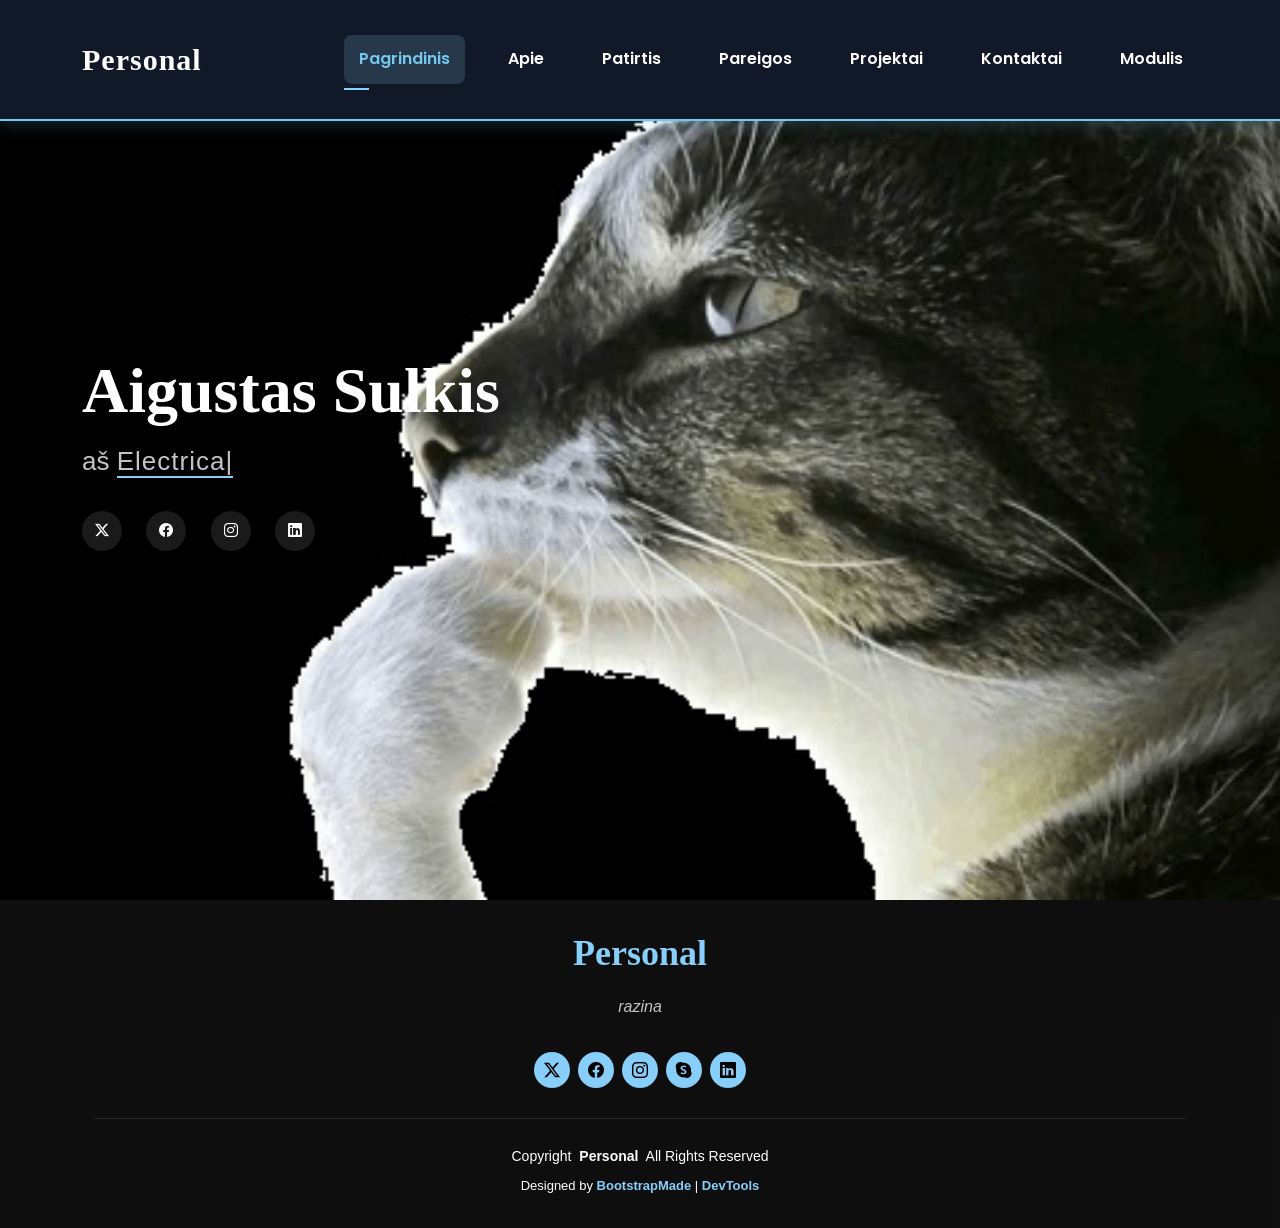
<file: index.html>
<!DOCTYPE html>
<html lang="en">

<head>
  <meta charset="utf-8">
  <meta content="width=device-width, initial-scale=1.0" name="viewport">
  <title>Index - Personal Bootstrap Template</title>
  <meta name="author" content="Augustas Sulskus">
  <meta name="description" content= "Augustas Sulskus CV puslapis">
  <meta name="keywords" content="CV, Augustas Sulskus, gyvenimo aprašymas">

  <!-- Favicons -->
  <link href="assets/img/favicon.png" rel="icon">
  <link href="assets/img/apple-touch-icon.png" rel="apple-touch-icon">

  <!-- Fonts -->
  <link href="https://fonts.googleapis.com" rel="preconnect">
  <link href="https://fonts.gstatic.com" rel="preconnect" crossorigin>
  <link href="https://fonts.googleapis.com/css2?family=Roboto:ital,wght@0,100;0,300;0,400;0,500;0,700;0,900;1,100;1,300;1,400;1,500;1,700;1,900&family=Poppins:ital,wght@0,100;0,200;0,300;0,400;0,500;0,600;0,700;0,800;0,900;1,100;1,200;1,300;1,400;1,500;1,600;1,700;1,800;1,900&family=Raleway:ital,wght@0,100;0,200;0,300;0,400;0,500;0,600;0,700;0,800;0,900;1,100;1,200;1,300;1,400;1,500;1,600;1,700;1,800;1,900&display=swap" rel="stylesheet">

  <!-- Vendor CSS Files -->
  <link href="assets/vendor/bootstrap/css/bootstrap.min.css" rel="stylesheet">
  <link href="assets/vendor/bootstrap-icons/bootstrap-icons.css" rel="stylesheet">
  <link href="assets/vendor/aos/aos.css" rel="stylesheet">
  <link href="assets/vendor/swiper/swiper-bundle.min.css" rel="stylesheet">
  <link href="assets/vendor/glightbox/css/glightbox.min.css" rel="stylesheet">

  <!-- Main CSS File -->
  <link href="assets/css/main.css" rel="stylesheet">
  <!--kitas CSS failas-->
  <link href="assets/css/costom.css" rel="stylesheet">

  <!-- =======================================================
  * Template Name: Personal
  * Template URL: https://bootstrapmade.com/personal-free-resume-bootstrap-template/
  * Updated: Mar 05 2025 with Bootstrap v5.3.3
  * Author: BootstrapMade.com
  * License: https://bootstrapmade.com/license/
  ======================================================== -->
</head>

<body class="index-page">

  <header id="header" class="header d-flex align-items-center fixed-top">
    <div class="container-fluid container-xl position-relative d-flex align-items-center justify-content-between">

      <a href="index.html" class="logo d-flex align-items-center">
        <!-- Uncomment the line below if you also wish to use an image logo -->
        <!-- <img src="assets/img/logo.webp" alt=""> -->
        <h1 class="sitename">Personal</h1>
      </a>

      <nav id="navmenu" class="navmenu">
        <ul>
          <li><a href="index.html" class="active">Pagrindinis</a></li>
          <li><a href="about.html">Apie</a></li>
          <li><a href="resume.html">Patirtis</a></li>
          <li><a href="services.html">Pareigos</a></li>
          <li><a href="portfolio.html">Projektai</a></li>
          <li><a href="contact.html">Kontaktai</a></li>
          <li><a href="modulis.html">Modulis</a></li>
        </ul>
        <i class="mobile-nav-toggle d-xl-none bi bi-list"></i>
      </nav>

    </div>
  </header>

  <main class="main">

    <!-- Hero Section -->
    <section id="hero" class="hero section dark-background">

      <img src="assets/img/hero-bg.jpg" alt="" data-aos="fade-in">

      <div class="container" data-aos="zoom-out" data-aos-delay="100">
        <h2>Aigustas Sulkis</h2>
        <p>aš <span class="typed" data-typed-items="Electrical engineer, tik tiek"></span><span class="typed-cursor typed-cursor--blink"></span></p>
        <div class="social-links">
          <a href="#"><i class="bi bi-twitter-x"></i></a>
          <a href="#"><i class="bi bi-facebook"></i></a>
          <a href="#"><i class="bi bi-instagram"></i></a>
          <a href="#"><i class="bi bi-linkedin"></i></a>
        </div>
      </div>

    </section><!-- /Hero Section -->

  </main>

  <footer id="footer" class="footer dark-background">
    <div class="container">
      <h3 class="sitename">Personal</h3>
      <p>razina</p>
      <div class="social-links d-flex justify-content-center">
        <a href=""><i class="bi bi-twitter-x"></i></a>
        <a href=""><i class="bi bi-facebook"></i></a>
        <a href=""><i class="bi bi-instagram"></i></a>
        <a href=""><i class="bi bi-skype"></i></a>
        <a href=""><i class="bi bi-linkedin"></i></a>
      </div>
      <div class="container">
        <div class="copyright">
          <span>Copyright</span> <strong class="px-1 sitename">Personal</strong> <span>All Rights Reserved</span>
        </div>
        <div class="credits">
          <!-- All the links in the footer should remain intact. -->
          <!-- You can delete the links only if you've purchased the pro version. -->
          <!-- Licensing information: https://bootstrapmade.com/license/ -->
          <!-- Purchase the pro version with working PHP/AJAX contact form: [buy-url] -->
          Designed by <a href="https://bootstrapmade.com/">BootstrapMade</a> | <a href="https://bootstrapmade.com/tools/">DevTools</a>
        </div>
      </div>
    </div>
  </footer>

  <!-- Scroll Top -->
  <a href="#" id="scroll-top" class="scroll-top d-flex align-items-center justify-content-center"><i class="bi bi-arrow-up-short"></i></a>

  <!-- Preloader -->
  <div id="preloader"></div>

  <!-- Vendor JS Files -->
  <script src="assets/vendor/bootstrap/js/bootstrap.bundle.min.js"></script>
  <script src="assets/vendor/php-email-form/validate.js"></script>
  <script src="assets/vendor/aos/aos.js"></script>
  <script src="assets/vendor/typed.js/typed.umd.js"></script>
  <script src="assets/vendor/purecounter/purecounter_vanilla.js"></script>
  <script src="assets/vendor/waypoints/noframework.waypoints.js"></script>
  <script src="assets/vendor/swiper/swiper-bundle.min.js"></script>
  <script src="assets/vendor/glightbox/js/glightbox.min.js"></script>
  <script src="assets/vendor/imagesloaded/imagesloaded.pkgd.min.js"></script>
  <script src="assets/vendor/isotope-layout/isotope.pkgd.min.js"></script>

  <!-- Main JS File -->
  <script src="assets/js/main.js"></script>
  <script src="assets/js/costom.js"></script>

</body>

</html>
</file>
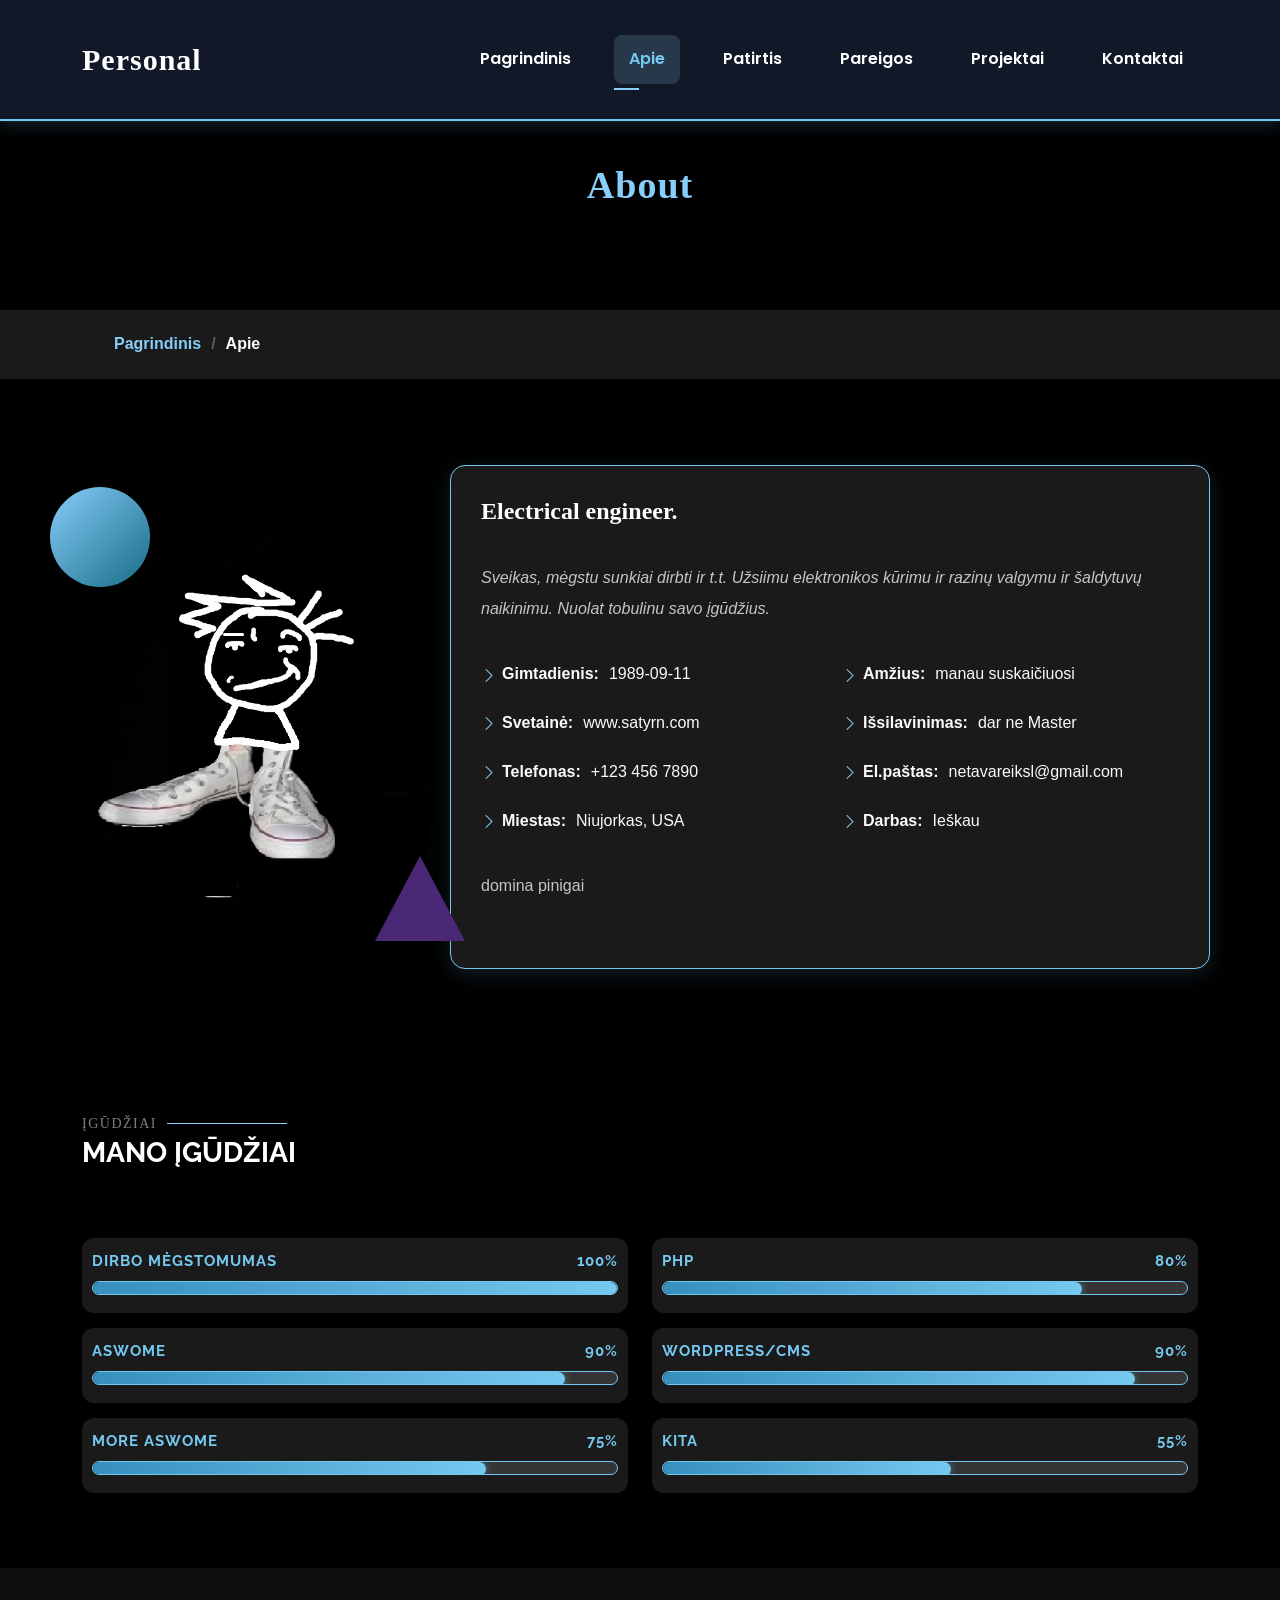
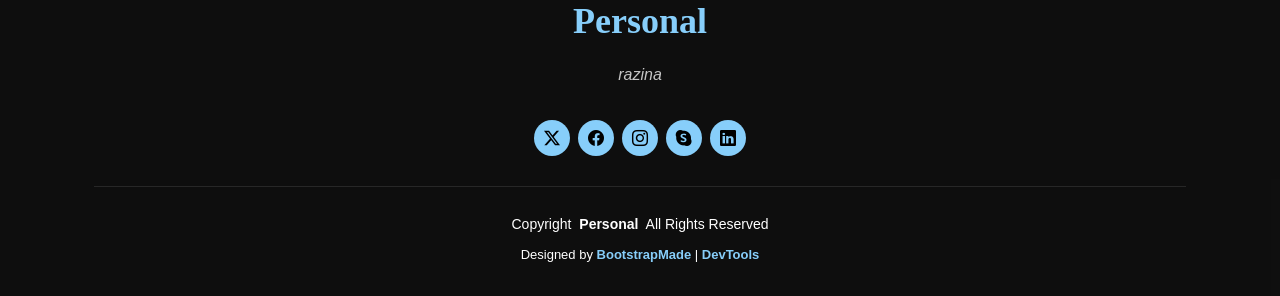
<file: about.html>
<!DOCTYPE html>
<html lang="en">

<head>
  <meta charset="utf-8">
  <meta content="width=device-width, initial-scale=1.0" name="viewport">
  <title>About - Personal Bootstrap Template</title>
  <meta name="description" content="">
  <meta name="keywords" content="">

  <!-- Favicons -->
  <link href="assets/img/favicon.png" rel="icon">
  <link href="assets/img/apple-touch-icon.png" rel="apple-touch-icon">

  <!-- Fonts -->
  <link href="https://fonts.googleapis.com" rel="preconnect">
  <link href="https://fonts.gstatic.com" rel="preconnect" crossorigin>
  <link href="https://fonts.googleapis.com/css2?family=Roboto:ital,wght@0,100;0,300;0,400;0,500;0,700;0,900;1,100;1,300;1,400;1,500;1,700;1,900&family=Poppins:ital,wght@0,100;0,200;0,300;0,400;0,500;0,600;0,700;0,800;0,900;1,100;1,200;1,300;1,400;1,500;1,600;1,700;1,800;1,900&family=Raleway:ital,wght@0,100;0,200;0,300;0,400;0,500;0,600;0,700;0,800;0,900;1,100;1,200;1,300;1,400;1,500;1,600;1,700;1,800;1,900&display=swap" rel="stylesheet">

  <!-- Vendor CSS Files -->
  <link href="assets/vendor/bootstrap/css/bootstrap.min.css" rel="stylesheet">
  <link href="assets/vendor/bootstrap-icons/bootstrap-icons.css" rel="stylesheet">
  <link href="assets/vendor/aos/aos.css" rel="stylesheet">
  <link href="assets/vendor/swiper/swiper-bundle.min.css" rel="stylesheet">
  <link href="assets/vendor/glightbox/css/glightbox.min.css" rel="stylesheet">

  <!-- Main CSS File -->
  <link href="assets/css/main.css" rel="stylesheet">
  <link href="assets/css/costom.css" rel="stylesheet">

  <!-- =======================================================
  * Template Name: Personal
  * Template URL: https://bootstrapmade.com/personal-free-resume-bootstrap-template/
  * Updated: Mar 05 2025 with Bootstrap v5.3.3
  * Author: BootstrapMade.com
  * License: https://bootstrapmade.com/license/
  ======================================================== -->
</head>

<body class="about-page">

  <header id="header" class="header d-flex align-items-center fixed-top">
    <div class="container-fluid container-xl position-relative d-flex align-items-center justify-content-between">

      <a href="index.html" class="logo d-flex align-items-center">
        <!-- Uncomment the line below if you also wish to use an image logo -->
        <!-- <img src="assets/img/logo.webp" alt=""> -->
        <h1 class="sitename">Personal</h1>
      </a>

      <nav id="navmenu" class="navmenu">
        <ul>
          <li><a href="index.html">Pagrindinis</a></li>
          <li><a href="about.html" class="active">Apie</a></li>
          <li><a href="resume.html">Patirtis</a></li>
          <li><a href="services.html">Pareigos</a></li>
          <li><a href="portfolio.html">Projektai</a></li>
          <li><a href="contact.html">Kontaktai</a></li>
        </ul>
        <i class="mobile-nav-toggle d-xl-none bi bi-list"></i>
      </nav>

    </div>
  </header>

  <main class="main">

    <!-- Page Title -->
    <div class="page-title" data-aos="fade">
      <div class="heading">
        <div class="container">
          <div class="row d-flex justify-content-center text-center">
            <div class="col-lg-8">
              <h1>About</h1>
            </div>
          </div>
        </div>
      </div>
      <nav class="breadcrumbs">
        <div class="container">
          <ol>
            <li><a href="index.html">Pagrindinis</a></li>
            <li class="current">Apie</li>
          </ol>
        </div>
      </nav>
    </div><!-- End Page Title -->

    <!-- About Section -->
    <section id="about" class="about section">

      <div class="container" data-aos="fade-up" data-aos-delay="100">

        <div class="row gy-4 justify-content-center">
          <div class="col-lg-4 profile-shape-container">
            <div class="profile-shapes">
              <div class="animated-circle"></div>
              <div class="animated-triangle"></div>
              <img src="assets/img/profile-img.jpg" class="img-fluid" alt="">
            </div>
          </div>
          <div class="col-lg-8 content">
            <h2> Electrical engineer.</h2>
            <p class="fst-italic py-3">
              Sveikas, mėgstu sunkiai dirbti ir t.t. 
              Užsiimu elektronikos kūrimu ir razinų valgymu ir šaldytuvų naikinimu. 
              Nuolat tobulinu savo įgūdžius.
            </p>
            <div class="row">
              <div class="col-lg-6">
                <ul>
                  <li><i class="bi bi-chevron-right"></i> <strong>Gimtadienis:</strong> <span>1989-09-11</span></li>
                  <li><i class="bi bi-chevron-right"></i> <strong>Svetainė:</strong> <span>www.satyrn.com</span></li>
                  <li><i class="bi bi-chevron-right"></i> <strong>Telefonas:</strong> <span>+123 456 7890</span></li>
                  <li><i class="bi bi-chevron-right"></i> <strong>Miestas:</strong> <span>Niujorkas, USA</span></li>
                </ul>
              </div>
              <div class="col-lg-6">
                <ul>
                  <li><i class="bi bi-chevron-right"></i> <strong>Amžius:</strong> <span>manau suskaičiuosi</span></li>
                  <li><i class="bi bi-chevron-right"></i> <strong>Išsilavinimas:</strong> <span>dar ne Master</span></li>
                  <li><i class="bi bi-chevron-right"></i> <strong>El.paštas:</strong> <span>netavareiksl@gmail.com</span></li>
                  <li><i class="bi bi-chevron-right"></i> <strong>Darbas:</strong> <span>Ieškau</span></li>
                </ul>
              </div>
            </div>
            <p class="py-3">
              domina pinigai
            </p>
          </div>
        </div>

      </div>

    </section><!-- /About Section -->

    <!-- Skills Section -->
    <section id="skills" class="skills section">

      <!-- Section Title -->
      <div class="container section-title" data-aos="fade-up">
        <h2>Įgūdžiai</h2>
        <div><span>Mano</span> <span class="description-title">Įgūdžiai</span></div>
      </div><!-- End Section Title -->

      <div class="container" data-aos="fade-up" data-aos-delay="100">

        <div class="row skills-content skills-animation">

          <div class="col-lg-6">

            <div class="progress">
              <span class="skill"><span>dirbo mėgstomumas</span> <i class="val">100%</i></span>
              <div class="progress-bar-wrap">
                <div class="progress-bar" role="progressbar" aria-valuenow="100" aria-valuemin="0" aria-valuemax="100"></div>
              </div>
            </div><!-- End Skills Item -->

            <div class="progress">
              <span class="skill"><span>aswome</span> <i class="val">90%</i></span>
              <div class="progress-bar-wrap">
                <div class="progress-bar" role="progressbar" aria-valuenow="90" aria-valuemin="0" aria-valuemax="100"></div>
              </div>
            </div><!-- End Skills Item -->

            <div class="progress">
              <span class="skill"><span>more aswome</span> <i class="val">75%</i></span>
              <div class="progress-bar-wrap">
                <div class="progress-bar" role="progressbar" aria-valuenow="75" aria-valuemin="0" aria-valuemax="100"></div>
              </div>
            </div><!-- End Skills Item -->

          </div>

          <div class="col-lg-6">

            <div class="progress">
              <span class="skill"><span>PHP</span> <i class="val">80%</i></span>
              <div class="progress-bar-wrap">
                <div class="progress-bar" role="progressbar" aria-valuenow="80" aria-valuemin="0" aria-valuemax="100"></div>
              </div>
            </div><!-- End Skills Item -->

            <div class="progress">
              <span class="skill"><span>WordPress/CMS</span> <i class="val">90%</i></span>
              <div class="progress-bar-wrap">
                <div class="progress-bar" role="progressbar" aria-valuenow="90" aria-valuemin="0" aria-valuemax="100"></div>
              </div>
            </div><!-- End Skills Item -->

            <div class="progress">
              <span class="skill"><span>kita</span> <i class="val">55%</i></span>
              <div class="progress-bar-wrap">
                <div class="progress-bar" role="progressbar" aria-valuenow="55" aria-valuemin="0" aria-valuemax="100"></div>
              </div>
            </div><!-- End Skills Item -->

          </div>

        </div>

      </div>

    </section><!-- /Skills Section -->

  </main>

  <footer id="footer" class="footer dark-background">
    <div class="container">
      <h3 class="sitename">Personal</h3>
      <p>razina</p>
      <div class="social-links d-flex justify-content-center">
        <a href=""><i class="bi bi-twitter-x"></i></a>
        <a href=""><i class="bi bi-facebook"></i></a>
        <a href=""><i class="bi bi-instagram"></i></a>
        <a href=""><i class="bi bi-skype"></i></a>
        <a href=""><i class="bi bi-linkedin"></i></a>
      </div>
      <div class="container">
        <div class="copyright">
          <span>Copyright</span> <strong class="px-1 sitename">Personal</strong> <span>All Rights Reserved</span>
        </div>
        <div class="credits">
          <!-- All the links in the footer should remain intact. -->
          <!-- You can delete the links only if you've purchased the pro version. -->
          <!-- Licensing information: https://bootstrapmade.com/license/ -->
          <!-- Purchase the pro version with working PHP/AJAX contact form: [buy-url] -->
          Designed by <a href="https://bootstrapmade.com/">BootstrapMade</a> | <a href="https://bootstrapmade.com/tools/">DevTools</a>
        </div>
      </div>
    </div>
  </footer>

  <!-- Scroll Top -->
  <a href="#" id="scroll-top" class="scroll-top d-flex align-items-center justify-content-center"><i class="bi bi-arrow-up-short"></i></a>

  <!-- Preloader -->
  <div id="preloader"></div>

  <!-- Vendor JS Files -->
  <script src="assets/vendor/bootstrap/js/bootstrap.bundle.min.js"></script>
  <script src="assets/vendor/php-email-form/validate.js"></script>
  <script src="assets/vendor/aos/aos.js"></script>
  <script src="assets/vendor/typed.js/typed.umd.js"></script>
  <script src="assets/vendor/purecounter/purecounter_vanilla.js"></script>
  <script src="assets/vendor/waypoints/noframework.waypoints.js"></script>
  <script src="assets/vendor/swiper/swiper-bundle.min.js"></script>
  <script src="assets/vendor/glightbox/js/glightbox.min.js"></script>
  <script src="assets/vendor/imagesloaded/imagesloaded.pkgd.min.js"></script>
  <script src="assets/vendor/isotope-layout/isotope.pkgd.min.js"></script>

  <!-- Main JS File -->
  <script src="assets/js/main.js"></script>

</body>

</html>
</file>
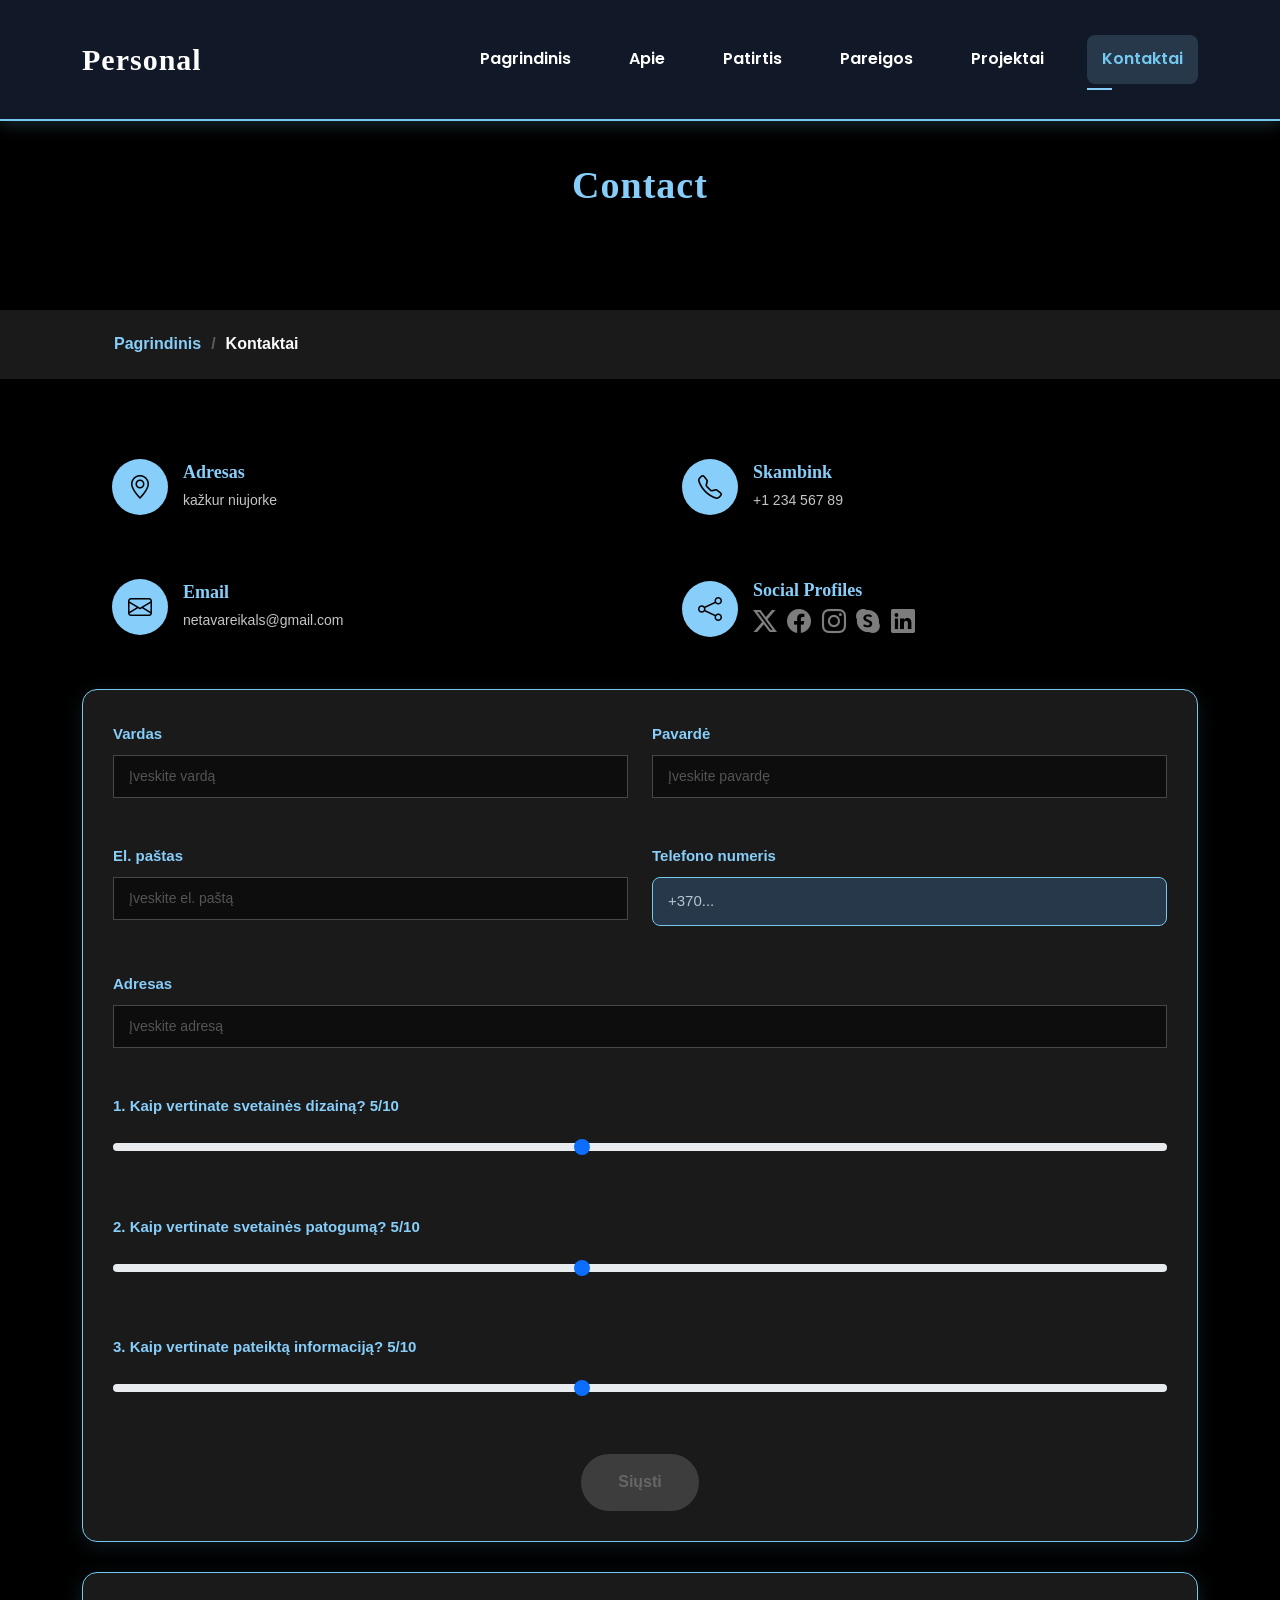
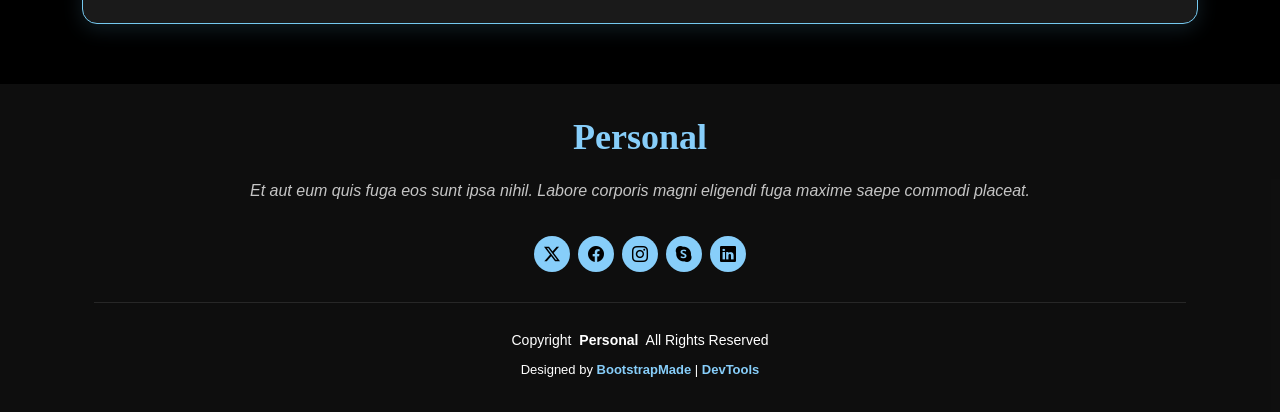
<file: contact.html>
<!DOCTYPE html>
<html lang="en">

<head>
  <meta charset="utf-8">
  <meta content="width=device-width, initial-scale=1.0" name="viewport">
  <title>Contact - Personal Bootstrap Template</title>
  <meta name="description" content="">
  <meta name="keywords" content="">

  <!-- Favicons -->
  <link href="assets/img/favicon.png" rel="icon">
  <link href="assets/img/apple-touch-icon.png" rel="apple-touch-icon">

  <!-- Fonts -->
  <link href="https://fonts.googleapis.com" rel="preconnect">
  <link href="https://fonts.gstatic.com" rel="preconnect" crossorigin>
  <link href="https://fonts.googleapis.com/css2?family=Roboto:ital,wght@0,100;0,300;0,400;0,500;0,700;0,900;1,100;1,300;1,400;1,500;1,700;1,900&family=Poppins:ital,wght@0,100;0,200;0,300;0,400;0,500;0,600;0,700;0,800;0,900;1,100;1,200;1,300;1,400;1,500;1,600;1,700;1,800;1,900&family=Raleway:ital,wght@0,100;0,200;0,300;0,400;0,500;0,600;0,700;0,800;0,900;1,100;1,200;1,300;1,400;1,500;1,600;1,700;1,800;1,900&display=swap" rel="stylesheet">

  <!-- Vendor CSS Files -->
  <link href="assets/vendor/bootstrap/css/bootstrap.min.css" rel="stylesheet">
  <link href="assets/vendor/bootstrap-icons/bootstrap-icons.css" rel="stylesheet">
  <link href="assets/vendor/aos/aos.css" rel="stylesheet">
  <link href="assets/vendor/swiper/swiper-bundle.min.css" rel="stylesheet">
  <link href="assets/vendor/glightbox/css/glightbox.min.css" rel="stylesheet">

  <!-- Main CSS File -->
  <link href="assets/css/main.css" rel="stylesheet">
  <link href="assets/css/costom.css" rel="stylesheet">

  <!-- =======================================================
  * Template Name: Personal
  * Template URL: https://bootstrapmade.com/personal-free-resume-bootstrap-template/
  * Updated: Mar 05 2025 with Bootstrap v5.3.3
  * Author: BootstrapMade.com
  * License: https://bootstrapmade.com/license/
  ======================================================== -->
</head>

<body class="contact-page">

  <header id="header" class="header d-flex align-items-center fixed-top">
    <div class="container-fluid container-xl position-relative d-flex align-items-center justify-content-between">

      <a href="index.html" class="logo d-flex align-items-center">
        <!-- Uncomment the line below if you also wish to use an image logo -->
        <!-- <img src="assets/img/logo.webp" alt=""> -->
        <h1 class="sitename">Personal</h1>
      </a>

      <nav id="navmenu" class="navmenu">
        <ul>
          <li><a href="index.html">Pagrindinis</a></li>
          <li><a href="about.html">Apie</a></li>
          <li><a href="resume.html">Patirtis</a></li>
          <li><a href="services.html">Pareigos</a></li>
          <li><a href="portfolio.html">Projektai</a></li>
          <li><a href="contact.html" class="active">Kontaktai</a></li>
        </ul>
        <i class="mobile-nav-toggle d-xl-none bi bi-list"></i>
      </nav>

    </div>
  </header>

  <main class="main">

    <!-- Page Title -->
    <div class="page-title" data-aos="fade">
      <div class="heading">
        <div class="container">
          <div class="row d-flex justify-content-center text-center">
            <div class="col-lg-8">
              <h1>Contact</h1>
            </div>
          </div>
        </div>
      </div>
      <nav class="breadcrumbs">
        <div class="container">
          <ol>
            <li><a href="index.html">Pagrindinis</a></li>
            <li class="current">Kontaktai</li>
          </ol>
        </div>
      </nav>
    </div><!-- End Page Title -->

    <!-- Contact Section -->
    <section id="contact" class="contact section">

      <div class="container" data-aos="fade-up" data-aos-delay="100">

        <div class="row gy-4">

          <div class="col-md-6">
            <div class="info-item d-flex align-items-center" data-aos="fade-up" data-aos-delay="200">
              <i class="icon bi bi-geo-alt flex-shrink-0"></i>
              <div>
                <h3>Adresas</h3>
                <p>kažkur niujorke</p>
              </div>
            </div>
          </div><!-- End Info Item -->

          <div class="col-md-6">
            <div class="info-item d-flex align-items-center" data-aos="fade-up" data-aos-delay="300">
              <i class="icon bi bi-telephone flex-shrink-0"></i>
              <div>
                <h3>Skambink</h3>
                <p>+1 234 567 89</p>
              </div>
            </div>
          </div><!-- End Info Item -->

          <div class="col-md-6">
            <div class="info-item d-flex align-items-center" data-aos="fade-up" data-aos-delay="400">
              <i class="icon bi bi-envelope flex-shrink-0"></i>
              <div>
                <h3>Email</h3>
                <p>netavareikals@gmail.com</p>
              </div>
            </div>
          </div><!-- End Info Item -->

          <div class="col-md-6">
            <div class="info-item d-flex align-items-center" data-aos="fade-up" data-aos-delay="500">
              <i class="icon bi bi-share flex-shrink-0"></i>
              <div>
                <h3>Social Profiles</h3>
                <div class="social-links">
                  <a href="#"><i class="bi bi-twitter-x"></i></a>
                  <a href="#"><i class="bi bi-facebook"></i></a>
                  <a href="#"><i class="bi bi-instagram"></i></a>
                  <a href="#"><i class="bi bi-skype"></i></a>
                  <a href="#"><i class="bi bi-linkedin"></i></a>
                </div>
              </div>
            </div>
          </div><!-- End Info Item -->

        </div>

        <form action="forms/contact.php" method="post" class="php-email-form" data-aos="fade-up" data-aos-delay="600">
           
         <div class="row gy-4">

            <!-- Vardas -->
            <div class="col-md-6">
                  <label for="vardas" class="form-label">Vardas</label>
                  <input type="text" id="vardas" name="vardas"
                        class="form-control" placeholder="Įveskite vardą" required>
            </div>

            <!-- Pavardė -->
            <div class="col-md-6">
                  <label for="pavarde" class="form-label">Pavardė</label>
                  <input type="text" id="pavarde" name="pavarde"
                        class="form-control" placeholder="Įveskite pavardę" required>
            </div>

            <!-- El. paštas -->
            <div class="col-md-6">
                  <label for="email" class="form-label">El. paštas</label>
                  <input type="email" id="email" name="email"
                        class="form-control" placeholder="Įveskite el. paštą" required>
            </div>

            <!-- Telefono numeris -->
            <div class="col-md-6">
                  <label for="telefonas" class="form-label">Telefono numeris</label>
                  <input type="tel" id="telefonas" name="telefonas"
                        class="form-control" placeholder="+370..." required>
            </div>

            <!-- Adresas -->
            <div class="col-md-12">
                  <label for="adresas" class="form-label">Adresas</label>
                  <input type="text" id="adresas" name="adresas"
                        class="form-control" placeholder="Įveskite adresą" required>
            </div>

            <!-- Vertinimo klausimas 1 -->
            <div class="col-md-12">
                  <label for="vertinimas1" class="form-label">
                        1. Kaip vertinate svetainės dizainą?
                        <span id="reiksme1">5</span>/10
                  </label>
                  <input type="range" id="vertinimas1" name="vertinimas1"
                        class="form-range" min="1" max="10" value="5"
                        oninput="document.getElementById('reiksme1').textContent = this.value">
            </div>

            <!-- Vertinimo klausimas 2 -->
            <div class="col-md-12">
                  <label for="vertinimas2" class="form-label">
                        2. Kaip vertinate svetainės patogumą?
                        <span id="reiksme2">5</span>/10
                  </label>
                  <input type="range" id="vertinimas2" name="vertinimas2"
                        class="form-range" min="1" max="10" value="5"
                        oninput="document.getElementById('reiksme2').textContent = this.value">
            </div>

            <!-- Vertinimo klausimas 3 -->
            <div class="col-md-12">
                  <label for="vertinimas3" class="form-label">
                        3. Kaip vertinate pateiktą informaciją?
                        <span id="reiksme3">5</span>/10
                  </label>
                  <input type="range" id="vertinimas3" name="vertinimas3"
                        class="form-range" min="1" max="10" value="5"
                        oninput="document.getElementById('reiksme3').textContent = this.value">
            </div>

            <!-- Siuntimo mygtukas -->
            <div class="col-md-12 text-center">
                  <div class="loading">Siunčiama...</div>
                  <div class="error-message"></div>
                  <div class="sent-message">
                        Jūsų atsakymas išsiųstas. Ačiū!
                  </div>

                  <button type="submit" id="siusti" disabled>Siųsti</button>
            </div>

         </div>

        </form><!-- End Contact Form -->
        <!-- Formos duomenų rezultatai -->
        <div id="formos-rezultatas" class="formos-rezultatas"></div>

      </div>

    </section><!-- /Contact Section -->

  </main>

  <footer id="footer" class="footer dark-background">
    <div class="container">
      <h3 class="sitename">Personal</h3>
      <p>Et aut eum quis fuga eos sunt ipsa nihil. Labore corporis magni eligendi fuga maxime saepe commodi placeat.</p>
      <div class="social-links d-flex justify-content-center">
        <a href=""><i class="bi bi-twitter-x"></i></a>
        <a href=""><i class="bi bi-facebook"></i></a>
        <a href=""><i class="bi bi-instagram"></i></a>
        <a href=""><i class="bi bi-skype"></i></a>
        <a href=""><i class="bi bi-linkedin"></i></a>
      </div>
      <div class="container">
        <div class="copyright">
          <span>Copyright</span> <strong class="px-1 sitename">Personal</strong> <span>All Rights Reserved</span>
        </div>
        <div class="credits">
          <!-- All the links in the footer should remain intact. -->
          <!-- You can delete the links only if you've purchased the pro version. -->
          <!-- Licensing information: https://bootstrapmade.com/license/ -->
          <!-- Purchase the pro version with working PHP/AJAX contact form: [buy-url] -->
          Designed by <a href="https://bootstrapmade.com/">BootstrapMade</a> | <a href="https://bootstrapmade.com/tools/">DevTools</a>
        </div>
      </div>
    </div>
  </footer>

  <!-- Scroll Top -->
  <a href="#" id="scroll-top" class="scroll-top d-flex align-items-center justify-content-center"><i class="bi bi-arrow-up-short"></i></a>

  <!-- Preloader -->
  <div id="preloader"></div>

  <!-- Vendor JS Files -->
  <script src="assets/vendor/bootstrap/js/bootstrap.bundle.min.js"></script>
  <script src="assets/vendor/php-email-form/validate.js"></script>
  <script src="assets/vendor/aos/aos.js"></script>
  <script src="assets/vendor/typed.js/typed.umd.js"></script>
  <script src="assets/vendor/purecounter/purecounter_vanilla.js"></script>
  <script src="assets/vendor/waypoints/noframework.waypoints.js"></script>
  <script src="assets/vendor/swiper/swiper-bundle.min.js"></script>
  <script src="assets/vendor/glightbox/js/glightbox.min.js"></script>
  <script src="assets/vendor/imagesloaded/imagesloaded.pkgd.min.js"></script>
  <script src="assets/vendor/isotope-layout/isotope.pkgd.min.js"></script>

  <!-- Main JS File -->
  <script src="assets/js/main.js"></script>
  <script src="assets/js/costom.js"></script>

</body>

</html>
</file>
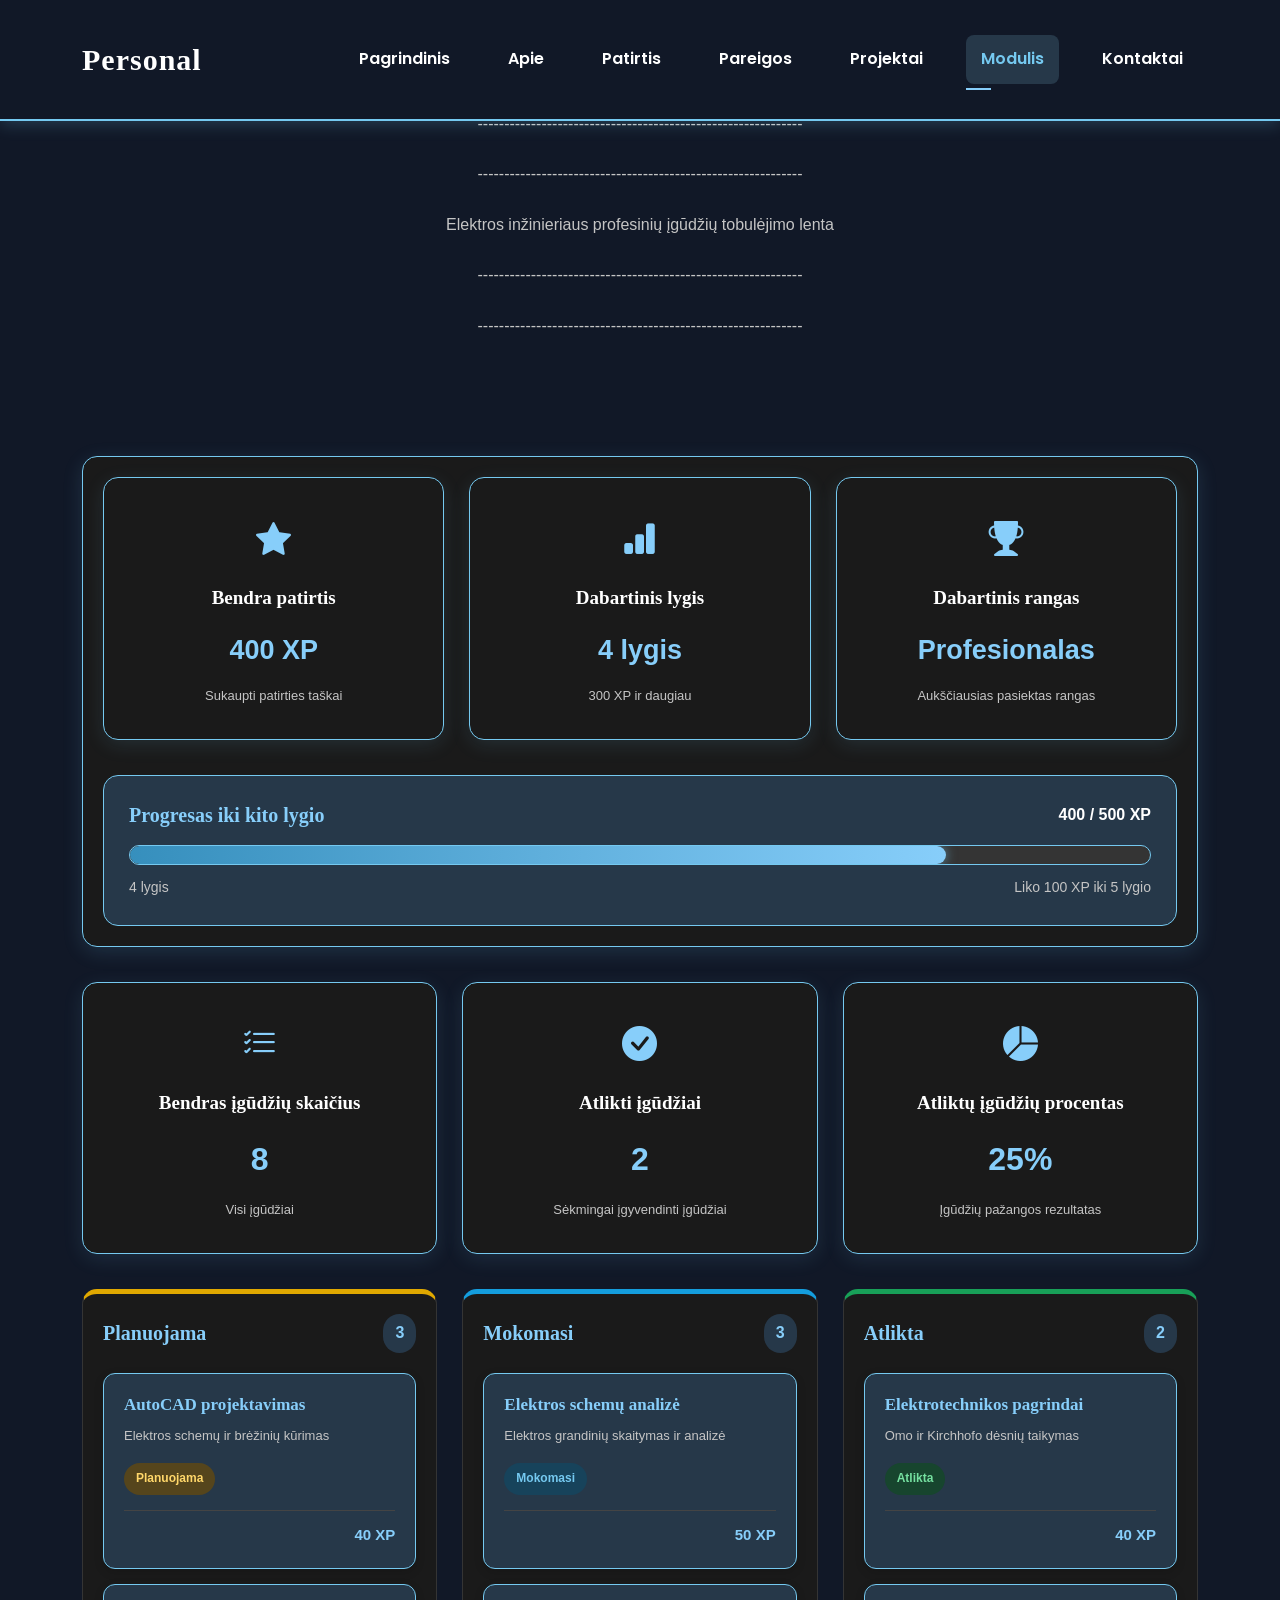
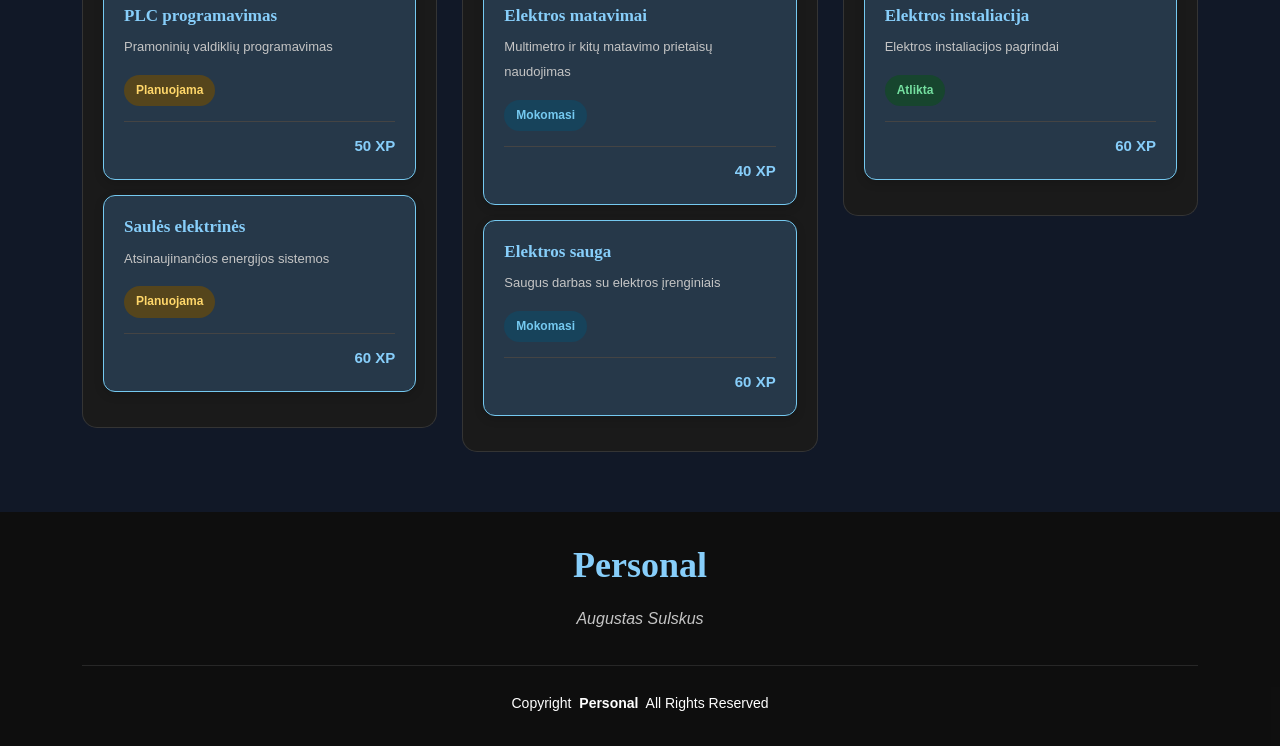
<file: modulis.html>
<!DOCTYPE html>
<html lang="lt">

<head>
  <meta charset="utf-8">
  <meta content="width=device-width, initial-scale=1.0" name="viewport">

  <title>Modulis - Augustas Sulskus</title>
  <meta name="author" content="Augustas Sulskus">
  <meta name="description" content="Kuriamas modulis">

  <link href="assets/img/favicon.png" rel="icon">

  <!-- Fonts -->
  <link href="https://fonts.googleapis.com" rel="preconnect">
  <link href="https://fonts.gstatic.com" rel="preconnect" crossorigin>
  <link href="https://fonts.googleapis.com/css2?family=Roboto:wght@300;400;500;700&family=Poppins:wght@300;400;500;600;700&family=Raleway:wght@300;400;500;600;700&display=swap" rel="stylesheet">

  <!-- CSS -->
  <link href="assets/vendor/bootstrap/css/bootstrap.min.css" rel="stylesheet">
  <link href="assets/vendor/bootstrap-icons/bootstrap-icons.css" rel="stylesheet">
  <link href="assets/vendor/aos/aos.css" rel="stylesheet">
  <link href="assets/css/main.css" rel="stylesheet">
  <link href="assets/css/costom.css" rel="stylesheet">
</head>

<body class="index-page">

  <!-- Header -->
  <header id="header" class="header d-flex align-items-center fixed-top">
    <div class="container-fluid container-xl position-relative d-flex align-items-center justify-content-between">

      <a href="index.html" class="logo d-flex align-items-center">
        <h1 class="sitename">Personal</h1>
      </a>

      <nav id="navmenu" class="navmenu">
        <ul>
          <li><a href="index.html">Pagrindinis</a></li>
          <li><a href="about.html">Apie</a></li>
          <li><a href="resume.html">Patirtis</a></li>
          <li><a href="services.html">Pareigos</a></li>
          <li><a href="portfolio.html">Projektai</a></li>
          <li><a href="modulis.html" class="active">Modulis</a></li>
          <li><a href="contact.html">Kontaktai</a></li>
        </ul>
        <i class="mobile-nav-toggle d-xl-none bi bi-list"></i>
      </nav>

    </div>
  </header>

  <main class="main">

    <!-- Skill Kanban Section -->
    <section id="skills-kanban" class="skills-kanban section">

      <div class="container">

        <div class="section-title">
          <h2>Blah blah</h2>
          <p>-------------------------------------------------------------</p>
          <p>-------------------------------------------------------------</p>
          <p>Elektros inžinieriaus profesinių įgūdžių tobulėjimo lenta</p>
          <p>-------------------------------------------------------------</p>
          <p>-------------------------------------------------------------</p>
        </div>

        <!-- XP Summary -->
        <div class="xp-summary">

          <!-- Player Statistics Section -->
          <div class="player-stats">

            <div class="player-stat-card">
              <div class="stat-icon">
                <i class="bi bi-star-fill"></i>
              </div>
              <h3>Bendra patirtis</h3>
              <div class="stat-value">400 XP</div>
              <p>Sukaupti patirties taškai</p>
            </div>

            <div class="player-stat-card">
              <div class="stat-icon">
                <i class="bi bi-bar-chart-fill"></i>
              </div>
              <h3>Dabartinis lygis</h3>
              <div class="stat-value">4 lygis</div>
              <p>300 XP ir daugiau</p>
            </div>

            <div class="player-stat-card">
              <div class="stat-icon">
                <i class="bi bi-trophy-fill"></i>
              </div>
              <h3>Dabartinis rangas</h3>
              <div class="stat-value">Profesionalas</div>
              <p>Aukščiausias pasiektas rangas</p>
            </div>

          </div>
          <!-- /Player Statistics Section -->

          <!-- XP Progress Bar -->
          <div class="xp-progress-section">

            <div class="xp-progress-header">
              <h3>Progresas iki kito lygio</h3>
              <span>400 / 500 XP</span>
            </div>

            <div class="xp-progress-bar">
              <div class="xp-progress-fill" style="width: 80%;"></div>
            </div>

            <div class="xp-progress-footer">
              <span>4 lygis</span>
              <span>Liko 100 XP iki 5 lygio</span>
            </div>

          </div>
          <!-- /XP Progress Bar -->

        </div>
        <!-- /XP Summary -->


        <!-- Skills Progress Statistics -->
        <div class="skills-statistics">

          <div class="skills-stat-card">
            <div class="skills-stat-icon">
              <i class="bi bi-list-check"></i>
            </div>
            <h3>Bendras įgūdžių skaičius</h3>
            <div class="skills-stat-value">8</div>
            <p>Visi įgūdžiai</p>
          </div>

          <div class="skills-stat-card">
            <div class="skills-stat-icon">
              <i class="bi bi-check-circle-fill"></i>
            </div>
            <h3>Atlikti įgūdžiai</h3>
            <div class="skills-stat-value">2</div>
            <p>Sėkmingai įgyvendinti įgūdžiai</p>
          </div>

          <div class="skills-stat-card">
            <div class="skills-stat-icon">
              <i class="bi bi-pie-chart-fill"></i>
            </div>
            <h3>Atliktų įgūdžių procentas</h3>
            <div class="skills-stat-value">25%</div>
            <p>Įgūdžių pažangos rezultatas</p>
          </div>

        </div>
        <!-- /Skills Progress Statistics -->


        <!-- Kanban Board -->
        <div class="kanban-board">

          <!-- PLANNED -->
          <div class="kanban-column planned">

            <div class="column-header">
              <h3>Planuojama</h3>
              <span class="task-count">3</span>
            </div>

            <div class="skill-card">
              <h4>AutoCAD projektavimas</h4>
              <p>Elektros schemų ir brėžinių kūrimas</p>
              <span class="skill-status">Planuojama</span>
              <div class="xp-points">40 XP</div>
            </div>

            <div class="skill-card">
              <h4>PLC programavimas</h4>
              <p>Pramoninių valdiklių programavimas</p>
              <span class="skill-status">Planuojama</span>
              <div class="xp-points">50 XP</div>
            </div>

            <div class="skill-card">
              <h4>Saulės elektrinės</h4>
              <p>Atsinaujinančios energijos sistemos</p>
              <span class="skill-status">Planuojama</span>
              <div class="xp-points">60 XP</div>
            </div>

          </div>


          <!-- LEARNING -->
          <div class="kanban-column learning">

            <div class="column-header">
              <h3>Mokomasi</h3>
              <span class="task-count">3</span>
            </div>

            <div class="skill-card">
              <h4>Elektros schemų analizė</h4>
              <p>Elektros grandinių skaitymas ir analizė</p>
              <span class="skill-status">Mokomasi</span>
              <div class="xp-points">50 XP</div>
            </div>

            <div class="skill-card">
              <h4>Elektros matavimai</h4>
              <p>Multimetro ir kitų matavimo prietaisų naudojimas</p>
              <span class="skill-status">Mokomasi</span>
              <div class="xp-points">40 XP</div>
            </div>

            <div class="skill-card">
              <h4>Elektros sauga</h4>
              <p>Saugus darbas su elektros įrenginiais</p>
              <span class="skill-status">Mokomasi</span>
              <div class="xp-points">60 XP</div>
            </div>

          </div>


          <!-- COMPLETED -->
          <div class="kanban-column completed">

            <div class="column-header">
              <h3>Atlikta</h3>
              <span class="task-count">2</span>
            </div>

            <div class="skill-card">
              <h4>Elektrotechnikos pagrindai</h4>
              <p>Omo ir Kirchhofo dėsnių taikymas</p>
              <span class="skill-status">Atlikta</span>
              <div class="xp-points">40 XP</div>
            </div>

            <div class="skill-card">
              <h4>Elektros instaliacija</h4>
              <p>Elektros instaliacijos pagrindai</p>
              <span class="skill-status">Atlikta</span>
              <div class="xp-points">60 XP</div>
            </div>

          </div>

        </div>
        <!-- /Kanban Board -->

      </div>

    </section>

  </main>


  <!-- Footer -->
  <footer id="footer" class="footer dark-background">
    <div class="container">
      <h3 class="sitename">Personal</h3>
      <p>Augustas Sulskus</p>

      <div class="copyright">
        <span>Copyright</span>
        <strong class="px-1 sitename">Personal</strong>
        <span>All Rights Reserved</span>
      </div>
    </div>
  </footer>

  <!-- Scroll Top -->
  <a href="#" id="scroll-top"
     class="scroll-top d-flex align-items-center justify-content-center">
    <i class="bi bi-arrow-up-short"></i>
  </a>

  <!-- Scripts -->
  <script src="assets/vendor/bootstrap/js/bootstrap.bundle.min.js"></script>
  <script src="assets/vendor/aos/aos.js"></script>
  <script src="assets/js/main.js"></script>

</body>
</html>
</file>
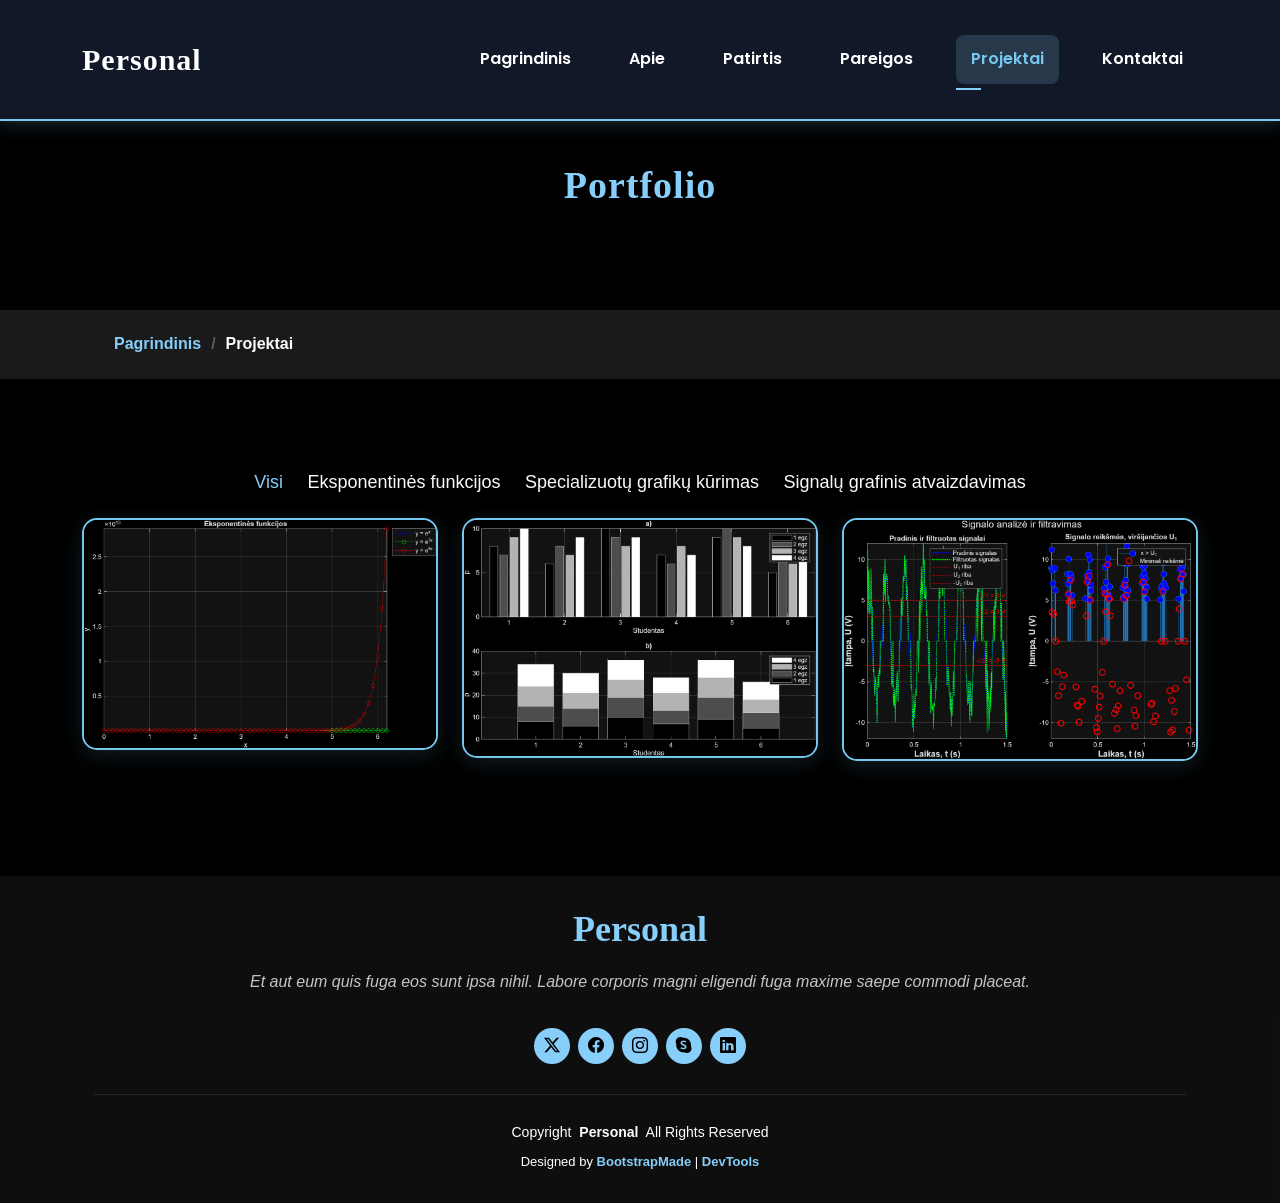
<file: portfolio.html>
<!DOCTYPE html>
<html lang="en">

<head>
  <meta charset="utf-8">
  <meta content="width=device-width, initial-scale=1.0" name="viewport">
  <title>Portfolio - Personal Bootstrap Template</title>
  <meta name="description" content="">
  <meta name="keywords" content="">

  <!-- Favicons -->
  <link href="assets/img/favicon.png" rel="icon">
  <link href="assets/img/apple-touch-icon.png" rel="apple-touch-icon">

  <!-- Fonts -->
  <link href="https://fonts.googleapis.com" rel="preconnect">
  <link href="https://fonts.gstatic.com" rel="preconnect" crossorigin>
  <link href="https://fonts.googleapis.com/css2?family=Roboto:ital,wght@0,100;0,300;0,400;0,500;0,700;0,900;1,100;1,300;1,400;1,500;1,700;1,900&family=Poppins:ital,wght@0,100;0,200;0,300;0,400;0,500;0,600;0,700;0,800;0,900;1,100;1,200;1,300;1,400;1,500;1,600;1,700;1,800;1,900&family=Raleway:ital,wght@0,100;0,200;0,300;0,400;0,500;0,600;0,700;0,800;0,900;1,100;1,200;1,300;1,400;1,500;1,600;1,700;1,800;1,900&display=swap" rel="stylesheet">

  <!-- Vendor CSS Files -->
  <link href="assets/vendor/bootstrap/css/bootstrap.min.css" rel="stylesheet">
  <link href="assets/vendor/bootstrap-icons/bootstrap-icons.css" rel="stylesheet">
  <link href="assets/vendor/aos/aos.css" rel="stylesheet">
  <link href="assets/vendor/swiper/swiper-bundle.min.css" rel="stylesheet">
  <link href="assets/vendor/glightbox/css/glightbox.min.css" rel="stylesheet">

  <!-- Main CSS File -->
  <link href="assets/css/main.css" rel="stylesheet">
  <link href="assets/css/costom.css" rel="stylesheet">

  <!-- =======================================================
  * Template Name: Personal
  * Template URL: https://bootstrapmade.com/personal-free-resume-bootstrap-template/
  * Updated: Mar 05 2025 with Bootstrap v5.3.3
  * Author: BootstrapMade.com
  * License: https://bootstrapmade.com/license/
  ======================================================== -->
</head>

<body class="portfolio-page">

  <header id="header" class="header d-flex align-items-center fixed-top">
    <div class="container-fluid container-xl position-relative d-flex align-items-center justify-content-between">

      <a href="index.html" class="logo d-flex align-items-center">
        <!-- Uncomment the line below if you also wish to use an image logo -->
        <!-- <img src="assets/img/logo.webp" alt=""> -->
        <h1 class="sitename">Personal</h1>
      </a>

      <nav id="navmenu" class="navmenu">
        <ul>
          <li><a href="index.html">Pagrindinis</a></li>
          <li><a href="about.html">Apie</a></li>
          <li><a href="resume.html">Patirtis</a></li>
          <li><a href="services.html">Pareigos</a></li>
          <li><a href="portfolio.html" class="active">Projektai</a></li>
          <li><a href="contact.html">Kontaktai</a></li>
        </ul>
        <i class="mobile-nav-toggle d-xl-none bi bi-list"></i>
      </nav>

    </div>
  </header>

  <main class="main">

    <!-- Page Title -->
    <div class="page-title" data-aos="fade">
      <div class="heading">
        <div class="container">
          <div class="row d-flex justify-content-center text-center">
            <div class="col-lg-8">
              <h1>Portfolio</h1>
            </div>
          </div>
        </div>
      </div>
      <nav class="breadcrumbs">
        <div class="container">
          <ol>
            <li><a href="index.html">Pagrindinis</a></li>
            <li class="current">Projektai</li>
          </ol>
        </div>
      </nav>
    </div><!-- End Page Title -->

    <!-- Portfolio Section -->
    <section id="portfolio" class="portfolio section">

      <div class="container">

        <div class="isotope-layout" data-default-filter="*" data-layout="masonry" data-sort="original-order">

          <ul class="portfolio-filters isotope-filters" data-aos="fade-up" data-aos-delay="100">
            <li data-filter="*" class="filter-active">Visi</li>
            <li data-filter=".filter-app">Eksponentinės funkcijos</li>
            <li data-filter=".filter-product">Specializuotų grafikų kūrimas</li>
            <li data-filter=".filter-branding">Signalų grafinis atvaizdavimas</li>
          </ul><!-- End Portfolio Filters -->

          <div class="row gy-4 isotope-container" data-aos="fade-up" data-aos-delay="200">

            <div class="col-lg-4 col-md-6 portfolio-item isotope-item filter-app">
              <div class="portfolio-content h-100">
                <img src="assets/img/portfolio/Figure_2.png" class="img-fluid" alt="">
                <div class="portfolio-info">
                  <h4>Eksponentinės funkcijos</h4>
                  <a href="assets/img/portfolio/Figure_2.png" title="App 1" data-gallery="portfolio-gallery-app" class="glightbox preview-link"><i class="bi bi-zoom-in"></i></a>
                  <a href="" title="More Details" class="details-link"><i class="bi bi-link-45deg"></i></a>
                </div>
              </div>
            </div><!-- End Portfolio Item -->

            <div class="col-lg-4 col-md-6 portfolio-item isotope-item filter-product">
              <div class="portfolio-content h-100">
                <img src="assets/img/portfolio/Figure_1.png" class="img-fluid" alt="">
                <div class="portfolio-info">
                  <h4>Specializuotų grafikų kūrimas</h4>
                  <a href="assets/img/portfolio/Figure_1.png" title="Product 1" data-gallery="portfolio-gallery-product" class="glightbox preview-link"><i class="bi bi-zoom-in"></i></a>
                  <a href="" title="More Details" class="details-link"><i class="bi bi-link-45deg"></i></a>
                </div>
              </div>
            </div><!-- End Portfolio Item -->

            <div class="col-lg-4 col-md-6 portfolio-item isotope-item filter-branding">
              <div class="portfolio-content h-100">
                <img src="assets/img/portfolio/Figure_3.png" class="img-fluid" alt="">
                <div class="portfolio-info">
                  <h4>Signalų grafinis atvaizdavimas</h4>
                  <a href="assets/img/portfolio/Figure_3.png" title="Branding 1" data-gallery="portfolio-gallery-branding" class="glightbox preview-link"><i class="bi bi-zoom-in"></i></a>
                  <a href="" title="More Details" class="details-link"><i class="bi bi-link-45deg"></i></a>
                </div>
              </div>
            </div><!-- End Portfolio Item -->

          </div><!-- End Portfolio Container -->

        </div>

      </div>

    </section><!-- /Portfolio Section -->

  </main>

  <footer id="footer" class="footer dark-background">
    <div class="container">
      <h3 class="sitename">Personal</h3>
      <p>Et aut eum quis fuga eos sunt ipsa nihil. Labore corporis magni eligendi fuga maxime saepe commodi placeat.</p>
      <div class="social-links d-flex justify-content-center">
        <a href=""><i class="bi bi-twitter-x"></i></a>
        <a href=""><i class="bi bi-facebook"></i></a>
        <a href=""><i class="bi bi-instagram"></i></a>
        <a href=""><i class="bi bi-skype"></i></a>
        <a href=""><i class="bi bi-linkedin"></i></a>
      </div>
      <div class="container">
        <div class="copyright">
          <span>Copyright</span> <strong class="px-1 sitename">Personal</strong> <span>All Rights Reserved</span>
        </div>
        <div class="credits">
          <!-- All the links in the footer should remain intact. -->
          <!-- You can delete the links only if you've purchased the pro version. -->
          <!-- Licensing information: https://bootstrapmade.com/license/ -->
          <!-- Purchase the pro version with working PHP/AJAX contact form: [buy-url] -->
          Designed by <a href="https://bootstrapmade.com/">BootstrapMade</a> | <a href="https://bootstrapmade.com/tools/">DevTools</a>
        </div>
      </div>
    </div>
  </footer>

  <!-- Scroll Top -->
  <a href="#" id="scroll-top" class="scroll-top d-flex align-items-center justify-content-center"><i class="bi bi-arrow-up-short"></i></a>

  <!-- Preloader -->
  <div id="preloader"></div>

  <!-- Vendor JS Files -->
  <script src="assets/vendor/bootstrap/js/bootstrap.bundle.min.js"></script>
  <script src="assets/vendor/php-email-form/validate.js"></script>
  <script src="assets/vendor/aos/aos.js"></script>
  <script src="assets/vendor/typed.js/typed.umd.js"></script>
  <script src="assets/vendor/purecounter/purecounter_vanilla.js"></script>
  <script src="assets/vendor/waypoints/noframework.waypoints.js"></script>
  <script src="assets/vendor/swiper/swiper-bundle.min.js"></script>
  <script src="assets/vendor/glightbox/js/glightbox.min.js"></script>
  <script src="assets/vendor/imagesloaded/imagesloaded.pkgd.min.js"></script>
  <script src="assets/vendor/isotope-layout/isotope.pkgd.min.js"></script>

  <!-- Main JS File -->
  <script src="assets/js/main.js"></script>

</body>

</html>
</file>
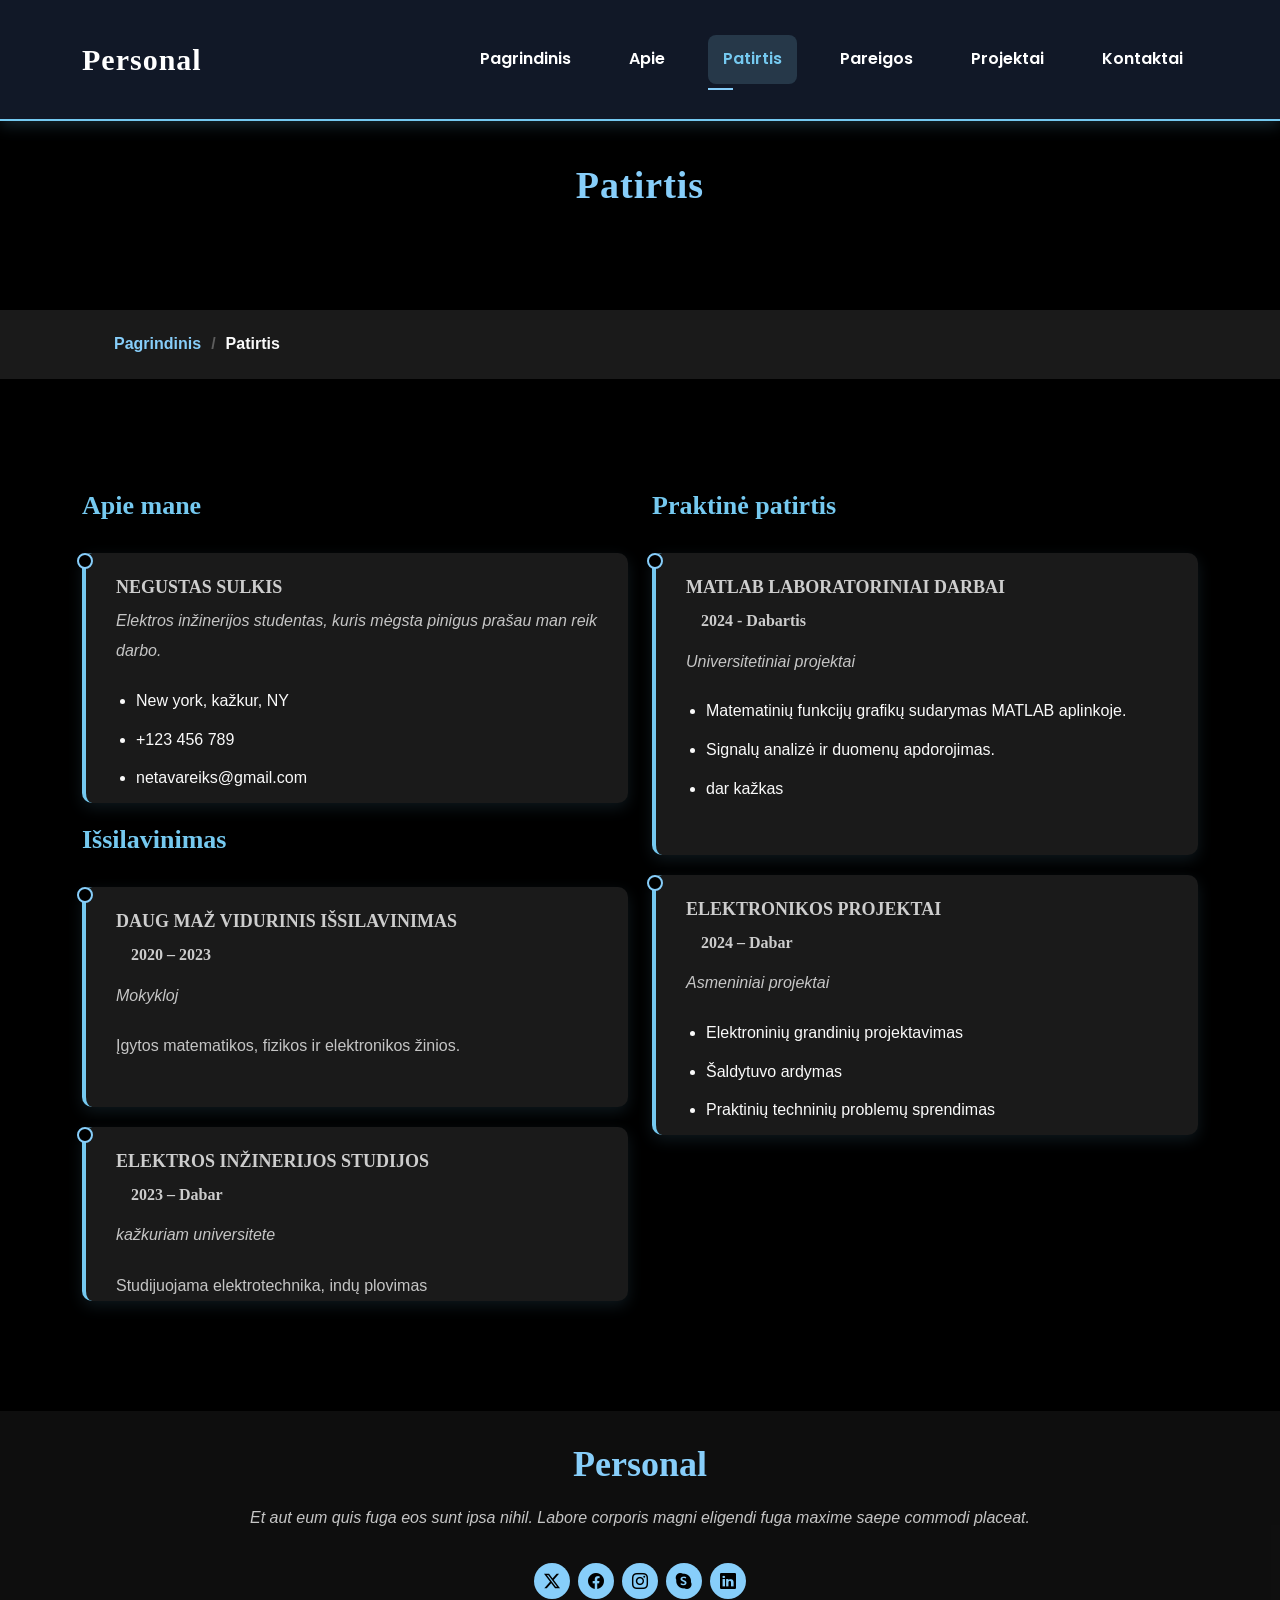
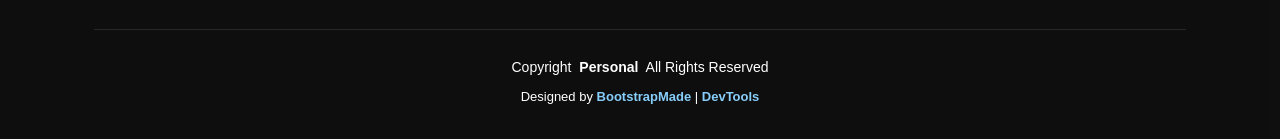
<file: resume.html>
<!DOCTYPE html>
<html lang="en">

<head>
  <meta charset="utf-8">
  <meta content="width=device-width, initial-scale=1.0" name="viewport">
  <title>Resume - Personal Bootstrap Template</title>
  <meta name="description" content="">
  <meta name="keywords" content="">

  <!-- Favicons -->
  <link href="assets/img/favicon.png" rel="icon">
  <link href="assets/img/apple-touch-icon.png" rel="apple-touch-icon">

  <!-- Fonts -->
  <link href="https://fonts.googleapis.com" rel="preconnect">
  <link href="https://fonts.gstatic.com" rel="preconnect" crossorigin>
  <link href="https://fonts.googleapis.com/css2?family=Roboto:ital,wght@0,100;0,300;0,400;0,500;0,700;0,900;1,100;1,300;1,400;1,500;1,700;1,900&family=Poppins:ital,wght@0,100;0,200;0,300;0,400;0,500;0,600;0,700;0,800;0,900;1,100;1,200;1,300;1,400;1,500;1,600;1,700;1,800;1,900&family=Raleway:ital,wght@0,100;0,200;0,300;0,400;0,500;0,600;0,700;0,800;0,900;1,100;1,200;1,300;1,400;1,500;1,600;1,700;1,800;1,900&display=swap" rel="stylesheet">

  <!-- Vendor CSS Files -->
  <link href="assets/vendor/bootstrap/css/bootstrap.min.css" rel="stylesheet">
  <link href="assets/vendor/bootstrap-icons/bootstrap-icons.css" rel="stylesheet">
  <link href="assets/vendor/aos/aos.css" rel="stylesheet">
  <link href="assets/vendor/swiper/swiper-bundle.min.css" rel="stylesheet">
  <link href="assets/vendor/glightbox/css/glightbox.min.css" rel="stylesheet">

  <!-- Main CSS File -->
  <link href="assets/css/main.css" rel="stylesheet">
  <link href="assets/css/costom.css" rel="stylesheet">

  <!-- =======================================================
  * Template Name: Personal
  * Template URL: https://bootstrapmade.com/personal-free-resume-bootstrap-template/
  * Updated: Mar 05 2025 with Bootstrap v5.3.3
  * Author: BootstrapMade.com
  * License: https://bootstrapmade.com/license/
  ======================================================== -->
</head>

<body class="resume-page">

  <header id="header" class="header d-flex align-items-center fixed-top">
    <div class="container-fluid container-xl position-relative d-flex align-items-center justify-content-between">

      <a href="index.html" class="logo d-flex align-items-center">
        <!-- Uncomment the line below if you also wish to use an image logo -->
        <!-- <img src="assets/img/logo.webp" alt=""> -->
        <h1 class="sitename">Personal</h1>
      </a>

      <nav id="navmenu" class="navmenu">
        <ul>
          <li><a href="index.html">Pagrindinis</a></li>
          <li><a href="about.html">Apie</a></li>
          <li><a href="resume.html" class="active">Patirtis</a></li>
          <li><a href="services.html">Pareigos</a></li>
          <li><a href="portfolio.html">Projektai</a></li>
          <li><a href="contact.html">Kontaktai</a></li>
        </ul>
        <i class="mobile-nav-toggle d-xl-none bi bi-list"></i>
      </nav>

    </div>
  </header>

  <main class="main">

    <!-- Page Title -->
    <div class="page-title" data-aos="fade">
      <div class="heading">
        <div class="container">
          <div class="row d-flex justify-content-center text-center">
            <div class="col-lg-8">
              <h1>Patirtis</h1>
            </div>
          </div>
        </div>
      </div>
      <nav class="breadcrumbs">
        <div class="container">
          <ol>
            <li><a href="index.html">Pagrindinis</a></li>
            <li class="current">Patirtis</li>
          </ol>
        </div>
      </nav>
    </div><!-- End Page Title -->

    <!-- Resume Section -->
    <section id="resume" class="resume section">

      <div class="container">

        <div class="row">

          <div class="col-lg-6" data-aos="fade-up" data-aos-delay="100">
            <h3 class="resume-title">Apie mane</h3>

            <div class="resume-item pb-0">
              <h4>Negustas Sulkis</h4>
              <p><em> Elektros inžinerijos studentas, kuris mėgsta pinigus prašau man reik darbo. </em></p>
              <ul>
                <li>New york, kažkur, NY</li>
                <li>+123 456 789</li>
                <li>netavareiks@gmail.com</li>
              </ul>
            </div><!-- Edn Resume Item -->

            <h3 class="resume-title">Išsilavinimas</h3>
            <div class="resume-item">
              <h4>daug maž Vidurinis išsilavinimas</h4>
              <h5>2020 – 2023</h5>
              <p><em>Mokykloj</em></p>
              <p>Įgytos matematikos, fizikos ir elektronikos žinios.</p>
            </div><!-- Edn Resume Item -->

            <div class="resume-item">
              <h4>Elektros inžinerijos studijos</h4>
              <h5>2023 – Dabar</h5>
              <p><em>kažkuriam universitete</em></p>
              <p>Studijuojama elektrotechnika, indų plovimas</p>
            </div><!-- Edn Resume Item -->

          </div>

          <div class="col-lg-6" data-aos="fade-up" data-aos-delay="200">
            <h3 class="resume-title">Praktinė patirtis</h3>
            <div class="resume-item">
              <h4>MATLAB laboratoriniai darbai</h4>
              <h5>2024 - Dabartis</h5>
              <p><em>Universitetiniai projektai </em></p>
              <ul>
                <li>Matematinių funkcijų grafikų sudarymas MATLAB aplinkoje.</li>
                <li>Signalų analizė ir duomenų apdorojimas.</li>
                <li>dar kažkas</li>
              </ul>
            </div><!-- Edn Resume Item -->

            <div class="resume-item">
              <h4>Elektronikos projektai</h4>
              <h5>2024 – Dabar</h5>
              <p><em>Asmeniniai projektai</em></p>
              <ul>
                <li>Elektroninių grandinių projektavimas</li>
                <li>Šaldytuvo ardymas</li>
                <li>Praktinių techninių problemų sprendimas</li>
              </ul>
            </div><!-- Edn Resume Item -->

          </div>

        </div>

      </div>

    </section><!-- /Resume Section -->

  </main>

  <footer id="footer" class="footer dark-background">
    <div class="container">
      <h3 class="sitename">Personal</h3>
      <p>Et aut eum quis fuga eos sunt ipsa nihil. Labore corporis magni eligendi fuga maxime saepe commodi placeat.</p>
      <div class="social-links d-flex justify-content-center">
        <a href=""><i class="bi bi-twitter-x"></i></a>
        <a href=""><i class="bi bi-facebook"></i></a>
        <a href=""><i class="bi bi-instagram"></i></a>
        <a href=""><i class="bi bi-skype"></i></a>
        <a href=""><i class="bi bi-linkedin"></i></a>
      </div>
      <div class="container">
        <div class="copyright">
          <span>Copyright</span> <strong class="px-1 sitename">Personal</strong> <span>All Rights Reserved</span>
        </div>
        <div class="credits">
          <!-- All the links in the footer should remain intact. -->
          <!-- You can delete the links only if you've purchased the pro version. -->
          <!-- Licensing information: https://bootstrapmade.com/license/ -->
          <!-- Purchase the pro version with working PHP/AJAX contact form: [buy-url] -->
          Designed by <a href="https://bootstrapmade.com/">BootstrapMade</a> | <a href="https://bootstrapmade.com/tools/">DevTools</a>
        </div>
      </div>
    </div>
  </footer>

  <!-- Scroll Top -->
  <a href="#" id="scroll-top" class="scroll-top d-flex align-items-center justify-content-center"><i class="bi bi-arrow-up-short"></i></a>

  <!-- Preloader -->
  <div id="preloader"></div>

  <!-- Vendor JS Files -->
  <script src="assets/vendor/bootstrap/js/bootstrap.bundle.min.js"></script>
  <script src="assets/vendor/php-email-form/validate.js"></script>
  <script src="assets/vendor/aos/aos.js"></script>
  <script src="assets/vendor/typed.js/typed.umd.js"></script>
  <script src="assets/vendor/purecounter/purecounter_vanilla.js"></script>
  <script src="assets/vendor/waypoints/noframework.waypoints.js"></script>
  <script src="assets/vendor/swiper/swiper-bundle.min.js"></script>
  <script src="assets/vendor/glightbox/js/glightbox.min.js"></script>
  <script src="assets/vendor/imagesloaded/imagesloaded.pkgd.min.js"></script>
  <script src="assets/vendor/isotope-layout/isotope.pkgd.min.js"></script>

  <!-- Main JS File -->
  <script src="assets/js/main.js"></script>

</body>

</html>
</file>
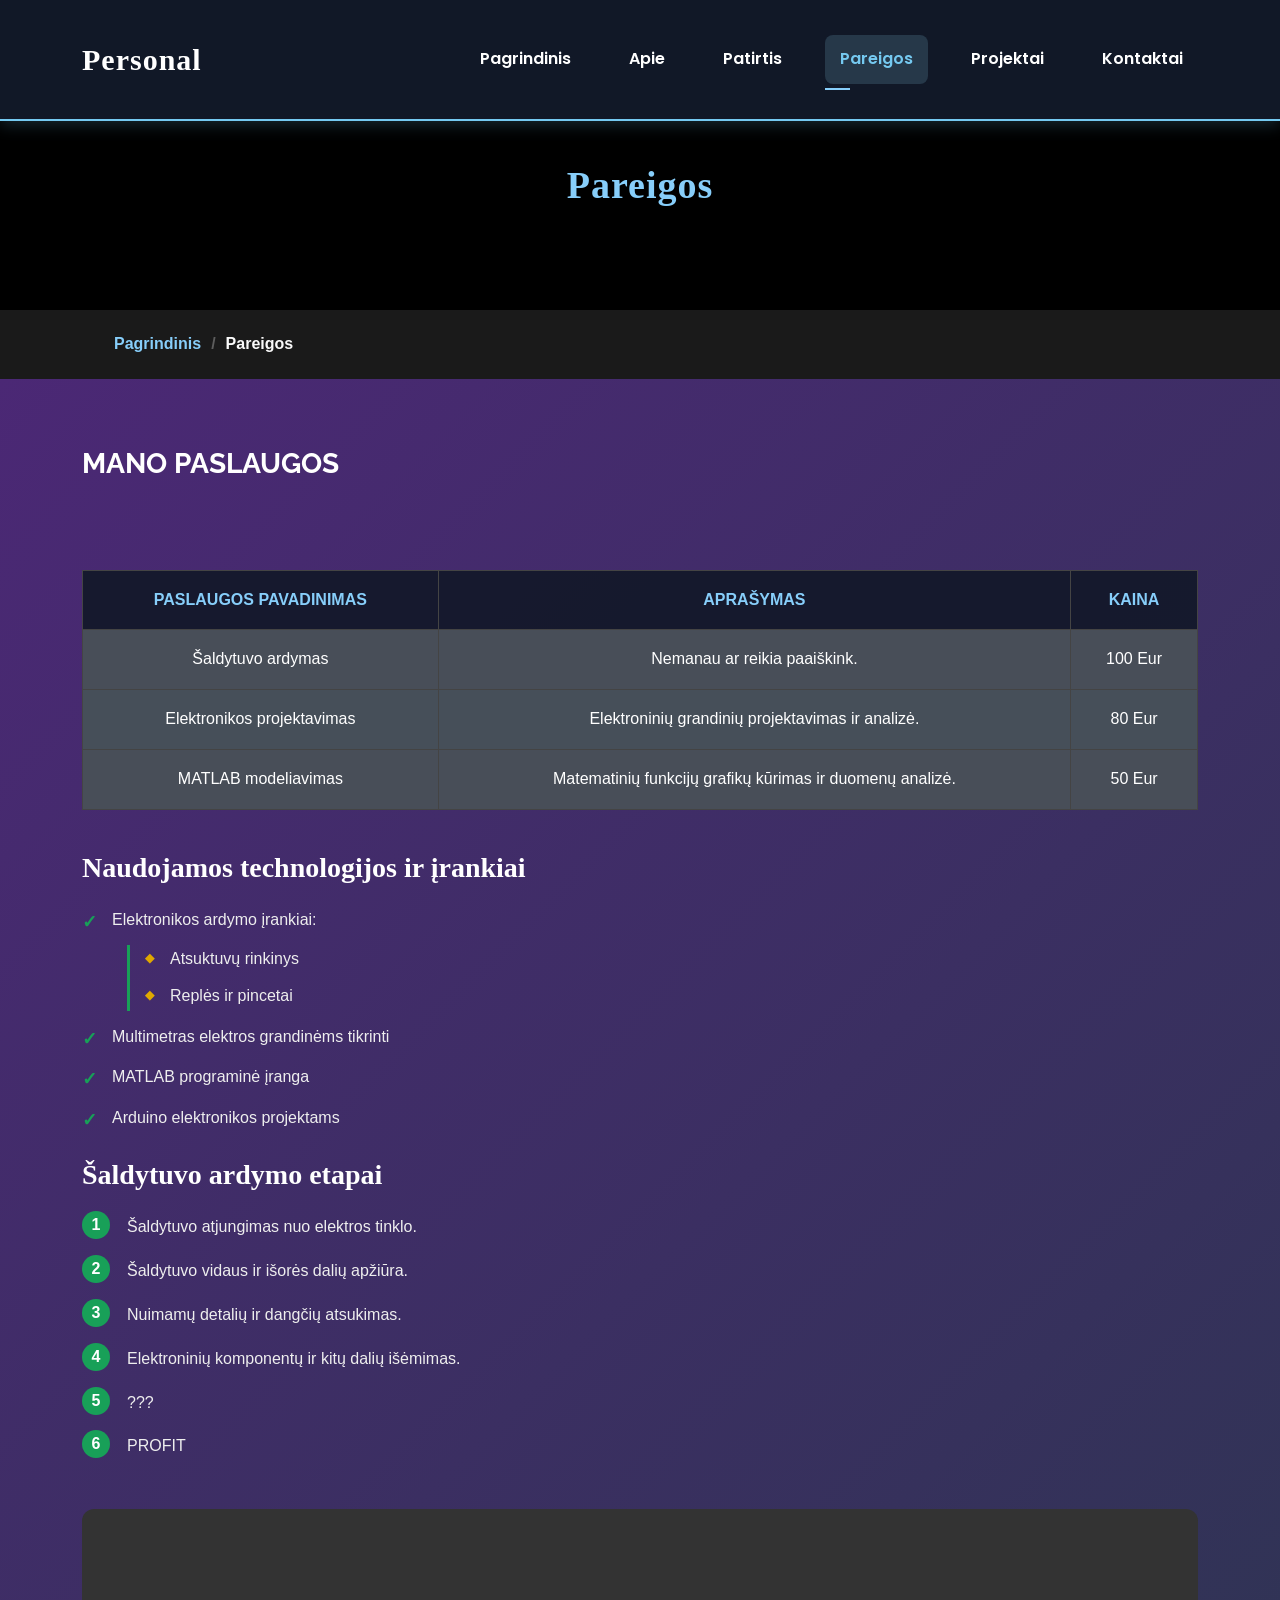
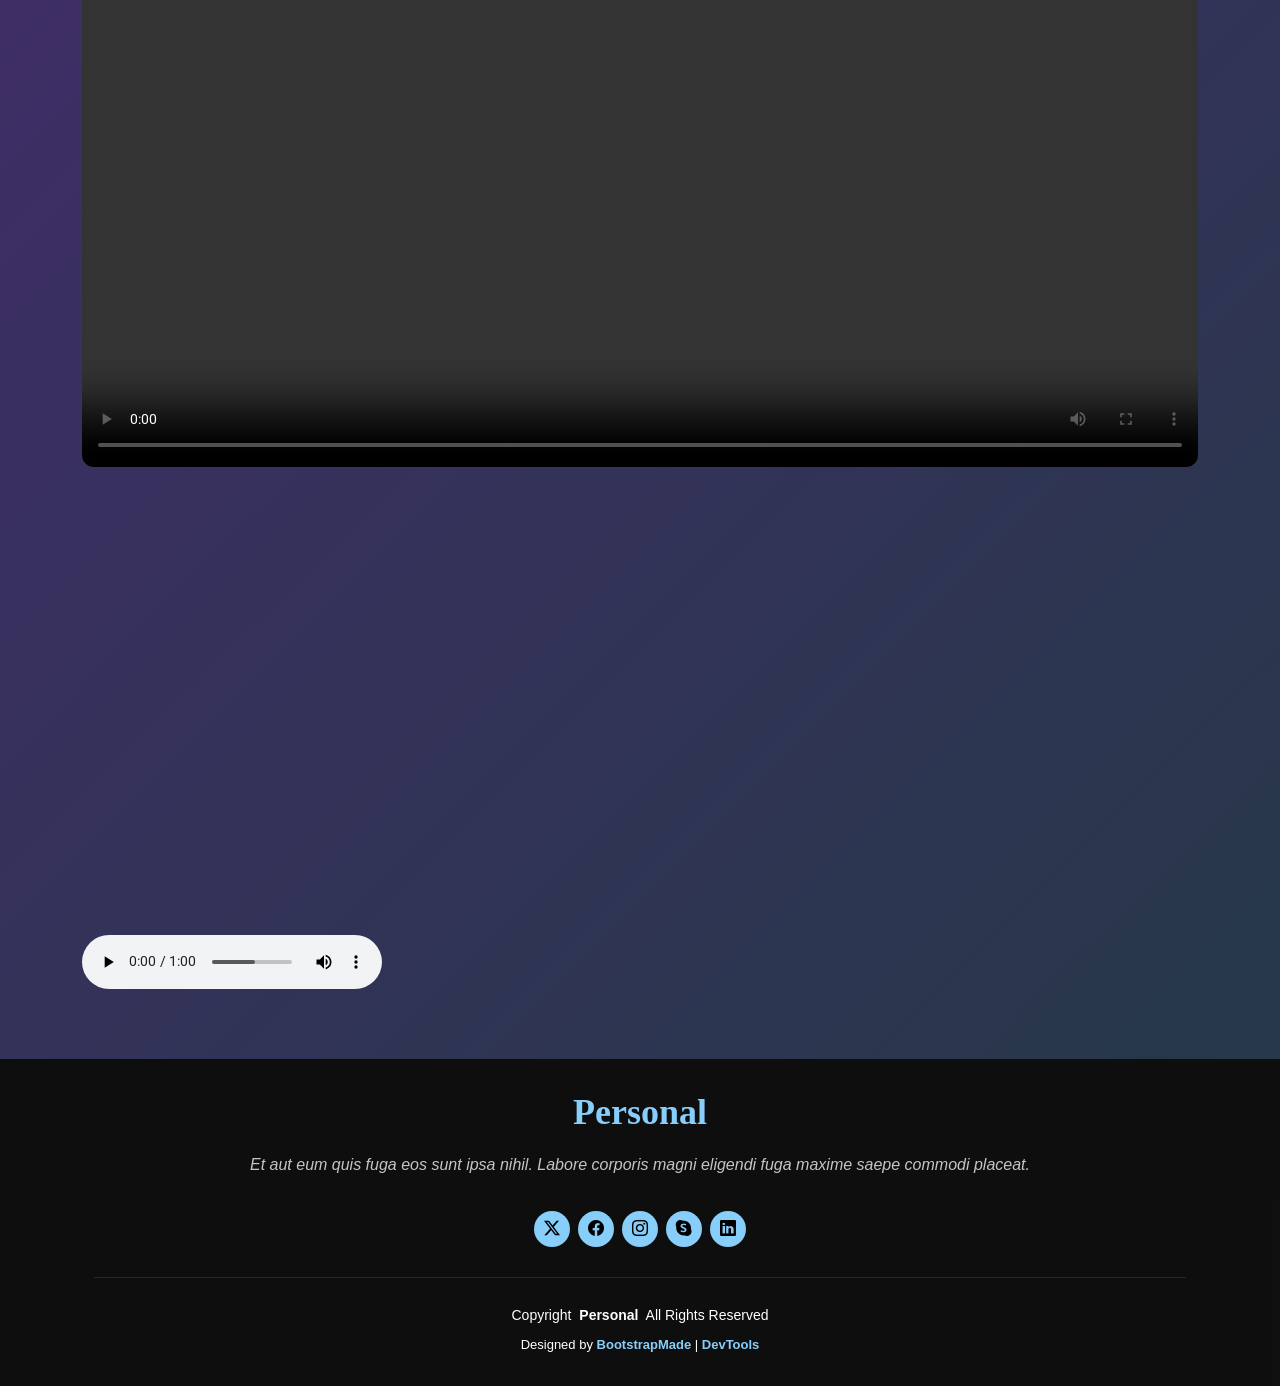
<file: services.html>
<!DOCTYPE html>
<html lang="en">

<head>
  <meta charset="utf-8">
  <meta content="width=device-width, initial-scale=1.0" name="viewport">
  <title>Services - Personal Bootstrap Template</title>
  <meta name="description" content="">
  <meta name="keywords" content="">

  <!-- Favicons -->
  <link href="assets/img/favicon.png" rel="icon">
  <link href="assets/img/apple-touch-icon.png" rel="apple-touch-icon">

  <!-- Fonts -->
  <link href="https://fonts.googleapis.com" rel="preconnect">
  <link href="https://fonts.gstatic.com" rel="preconnect" crossorigin>
  <link href="https://fonts.googleapis.com/css2?family=Roboto:ital,wght@0,100;0,300;0,400;0,500;0,700;0,900;1,100;1,300;1,400;1,500;1,700;1,900&family=Poppins:ital,wght@0,100;0,200;0,300;0,400;0,500;0,600;0,700;0,800;0,900;1,100;1,200;1,300;1,400;1,500;1,600;1,700;1,800;1,900&family=Raleway:ital,wght@0,100;0,200;0,300;0,400;0,500;0,600;0,700;0,800;0,900;1,100;1,200;1,300;1,400;1,500;1,600;1,700;1,800;1,900&display=swap" rel="stylesheet">

  <!-- Vendor CSS Files -->
  <link href="assets/vendor/bootstrap/css/bootstrap.min.css" rel="stylesheet">
  <link href="assets/vendor/bootstrap-icons/bootstrap-icons.css" rel="stylesheet">
  <link href="assets/vendor/aos/aos.css" rel="stylesheet">
  <link href="assets/vendor/swiper/swiper-bundle.min.css" rel="stylesheet">
  <link href="assets/vendor/glightbox/css/glightbox.min.css" rel="stylesheet">

  <!-- Main CSS File -->
  <link href="assets/css/main.css" rel="stylesheet">
  <link href="assets/css/costom.css" rel="stylesheet">

  <!-- =======================================================
  * Template Name: Personal
  * Template URL: https://bootstrapmade.com/personal-free-resume-bootstrap-template/
  * Updated: Mar 05 2025 with Bootstrap v5.3.3
  * Author: BootstrapMade.com
  * License: https://bootstrapmade.com/license/
  ======================================================== -->
</head>

<body class="services-page">

  <header id="header" class="header d-flex align-items-center fixed-top">
    <div class="container-fluid container-xl position-relative d-flex align-items-center justify-content-between">

      <a href="index.html" class="logo d-flex align-items-center">
        <!-- Uncomment the line below if you also wish to use an image logo -->
        <!-- <img src="assets/img/logo.webp" alt=""> -->
        <h1 class="sitename">Personal</h1>
      </a>

      <nav id="navmenu" class="navmenu">
        <ul>
          <li><a href="index.html">Pagrindinis</a></li>
          <li><a href="about.html">Apie</a></li>
          <li><a href="resume.html">Patirtis</a></li>
          <li><a href="services.html" class="active">Pareigos</a></li>
          <li><a href="portfolio.html">Projektai</a></li>
          <li><a href="contact.html">Kontaktai</a></li>
        </ul>
        <i class="mobile-nav-toggle d-xl-none bi bi-list"></i>
      </nav>

    </div>
  </header>

  <main class="main">

    <!-- Page Title -->
    <div class="page-title" data-aos="fade">
      <div class="heading">
        <div class="container">
          <div class="row d-flex justify-content-center text-center">
            <div class="col-lg-8">
              <h1>Pareigos</h1>
            </div>
          </div>
        </div>
      </div>
      <nav class="breadcrumbs">
        <div class="container">
          <ol>
            <li><a href="index.html">Pagrindinis</a></li>
            <li class="current">Pareigos</li>
          </ol>
        </div>
      </nav>
    </div><!-- End Page Title -->

       <!-- Services Section -->
    <section id="services" class="services section animated-gradient">

        <div class="container">

            <div class="section-title" data-aos="fade-up">
                <div><span>Mano</span> <span class="description-title">Paslaugos</span></div>
            </div>

            <div class="table-responsive">

                <table class="table table-bordered table-striped">

                    <thead>
                        <tr>
                            <th>Paslaugos pavadinimas</th>
                            <th>Aprašymas</th>
                            <th>Kaina</th>
                        </tr>
                    </thead>

                    <tbody>

                        <tr>
                            <td>Šaldytuvo ardymas</td>
                            <td>Nemanau ar reikia paaiškink.</td>
                            <td>100 Eur</td>
                        </tr>

                        <tr>
                            <td>Elektronikos projektavimas</td>
                            <td>Elektroninių grandinių projektavimas ir analizė.</td>
                            <td>80 Eur</td>
                        </tr>

                        <tr>
                            <td>MATLAB modeliavimas</td>
                            <td>Matematinių funkcijų grafikų kūrimas ir duomenų analizė.</td>
                            <td>50 Eur</td>
                        </tr>

                    </tbody>

                </table>

            </div>
            <!-- Naudojamos technologijos ir įrankiai -->
            <div class="mt-4">
                <h3>Naudojamos technologijos ir įrankiai</h3>

                <ul>
                    <li>Elektronikos ardymo įrankiai:
                        <ul>
                            <li>Atsuktuvų rinkinys</li>
                            <li>Replės ir pincetai</li>
                        </ul>
                    </li>
                    <li>Multimetras elektros grandinėms tikrinti</li>
                    <li>MATLAB programinė įranga</li>
                    <li>Arduino elektronikos projektams</li>
                </ul>
            </div>

            <!-- Pirmos paslaugos atlikimo etapai -->
            <div class="mt-4">
                <h3>Šaldytuvo ardymo etapai</h3>

                <ol>
                    <li>Šaldytuvo atjungimas nuo elektros tinklo.</li>
                    <li>Šaldytuvo vidaus ir išorės dalių apžiūra.</li>
                    <li>Nuimamų detalių ir dangčių atsukimas.</li>
                    <li>Elektroninių komponentų ir kitų dalių išėmimas.</li>
                    <li>???</li>
                    <li>PROFIT</li>
                </ol>
            </div>
            
            <!-- Medijos įrašai -->
            <div class="mt-5">

                <!-- Vietinis vaizdo įrašas -->
                <div class="mt-4">
                    <video width="100%" controls>
                        <source src="assets/media/7534244-hd_1920_1080_25fps.mp4" type="video/mp4">
                    </video>
                </div>

                <!-- YouTube vaizdo įrašas -->
                <div class="mt-4">
                    <iframe
                        width="100%"
                        height="400"
                        src="https://www.youtube.com/embed/BoUVIhtqjAw"
                        title="YouTube vaizdo įrašas"
                        referrerpolicy="strict-origin-when-cross-origin"
                        frameborder="0"
                        allow="accelerometer; autoplay; clipboard-write; encrypted-media; gyroscope; picture-in-picture; web-share"
                        allowfullscreen>
                    </iframe>
                </div>

                <div class="mt-4">
                    <audio controls>
                        <source src="assets/media/spinopel-quartz-clock-ticking-one-minute-253102.mp3" type="audio/mpeg">
                    </audio>
                </div>

            </div>

        </div>

    </section>
    <!-- End Services Section -->
    

  </main>

  <footer id="footer" class="footer dark-background">
    <div class="container">
      <h3 class="sitename">Personal</h3>
      <p>Et aut eum quis fuga eos sunt ipsa nihil. Labore corporis magni eligendi fuga maxime saepe commodi placeat.</p>
      <div class="social-links d-flex justify-content-center">
        <a href=""><i class="bi bi-twitter-x"></i></a>
        <a href=""><i class="bi bi-facebook"></i></a>
        <a href=""><i class="bi bi-instagram"></i></a>
        <a href=""><i class="bi bi-skype"></i></a>
        <a href=""><i class="bi bi-linkedin"></i></a>
      </div>
      <div class="container">
        <div class="copyright">
          <span>Copyright</span> <strong class="px-1 sitename">Personal</strong> <span>All Rights Reserved</span>
        </div>
        <div class="credits">
          <!-- All the links in the footer should remain intact. -->
          <!-- You can delete the links only if you've purchased the pro version. -->
          <!-- Licensing information: https://bootstrapmade.com/license/ -->
          <!-- Purchase the pro version with working PHP/AJAX contact form: [buy-url] -->
          Designed by <a href="https://bootstrapmade.com/">BootstrapMade</a> | <a href="https://bootstrapmade.com/tools/">DevTools</a>
        </div>
      </div>
    </div>
  </footer>

  <!-- Scroll Top -->
  <a href="#" id="scroll-top" class="scroll-top d-flex align-items-center justify-content-center"><i class="bi bi-arrow-up-short"></i></a>

  <!-- Preloader -->
  <div id="preloader"></div>

  <!-- Vendor JS Files -->
  <script src="assets/vendor/bootstrap/js/bootstrap.bundle.min.js"></script>
  <script src="assets/vendor/php-email-form/validate.js"></script>
  <script src="assets/vendor/aos/aos.js"></script>
  <script src="assets/vendor/typed.js/typed.umd.js"></script>
  <script src="assets/vendor/purecounter/purecounter_vanilla.js"></script>
  <script src="assets/vendor/waypoints/noframework.waypoints.js"></script>
  <script src="assets/vendor/swiper/swiper-bundle.min.js"></script>
  <script src="assets/vendor/glightbox/js/glightbox.min.js"></script>
  <script src="assets/vendor/imagesloaded/imagesloaded.pkgd.min.js"></script>
  <script src="assets/vendor/isotope-layout/isotope.pkgd.min.js"></script>

  <!-- Main JS File -->
  <script src="assets/js/main.js"></script>

</body>

</html>
</file>
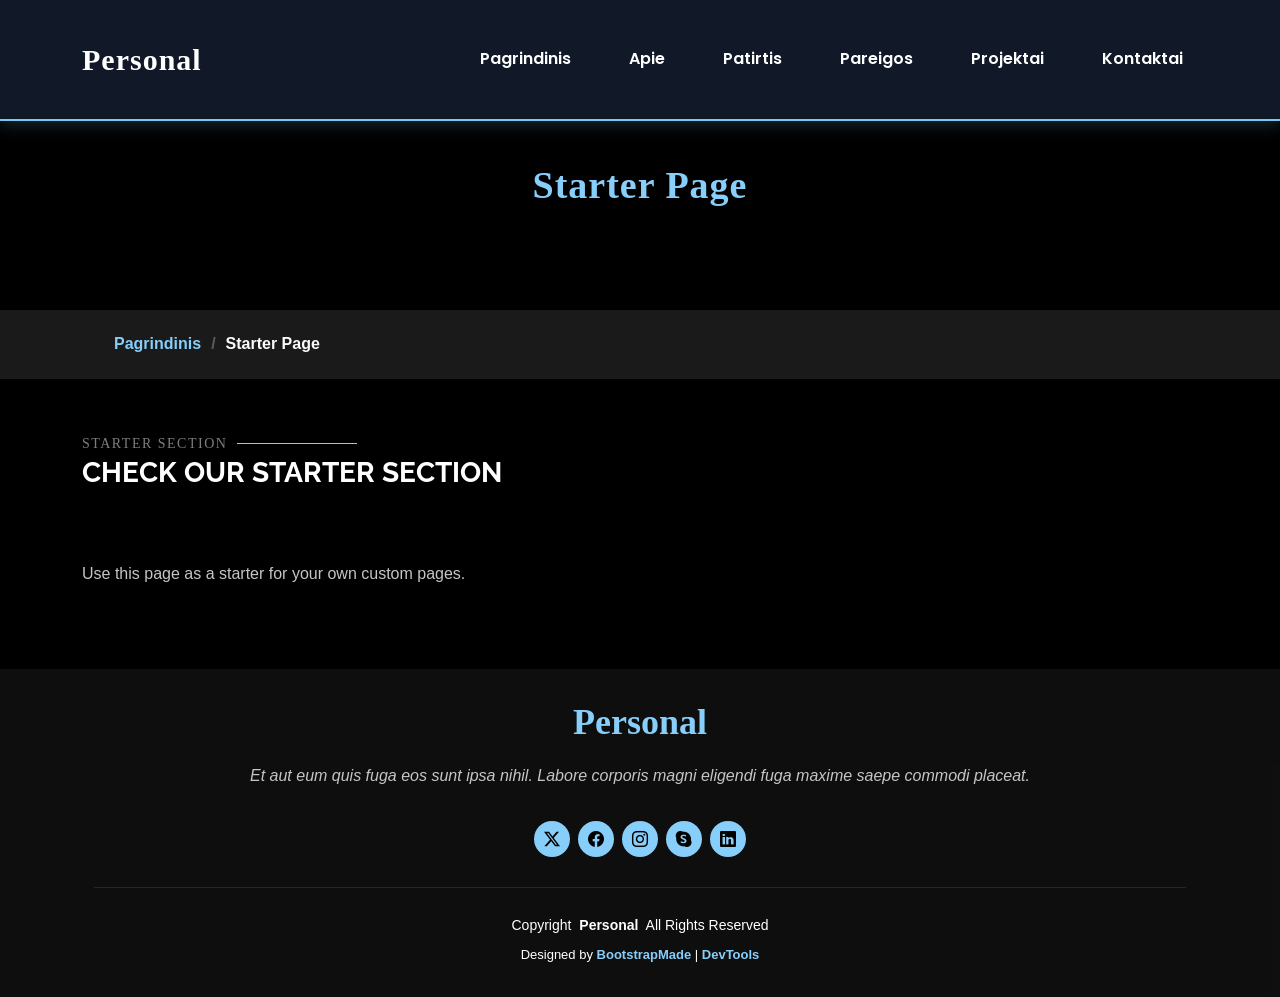
<file: starter-page.html>
<!DOCTYPE html>
<html lang="en">

<head>
  <meta charset="utf-8">
  <meta content="width=device-width, initial-scale=1.0" name="viewport">
  <title>Starter Page - Personal Bootstrap Template</title>
  <meta name="description" content="">
  <meta name="keywords" content="">

  <!-- Favicons -->
  <link href="assets/img/favicon.png" rel="icon">
  <link href="assets/img/apple-touch-icon.png" rel="apple-touch-icon">

  <!-- Fonts -->
  <link href="https://fonts.googleapis.com" rel="preconnect">
  <link href="https://fonts.gstatic.com" rel="preconnect" crossorigin>
  <link href="https://fonts.googleapis.com/css2?family=Roboto:ital,wght@0,100;0,300;0,400;0,500;0,700;0,900;1,100;1,300;1,400;1,500;1,700;1,900&family=Poppins:ital,wght@0,100;0,200;0,300;0,400;0,500;0,600;0,700;0,800;0,900;1,100;1,200;1,300;1,400;1,500;1,600;1,700;1,800;1,900&family=Raleway:ital,wght@0,100;0,200;0,300;0,400;0,500;0,600;0,700;0,800;0,900;1,100;1,200;1,300;1,400;1,500;1,600;1,700;1,800;1,900&display=swap" rel="stylesheet">

  <!-- Vendor CSS Files -->
  <link href="assets/vendor/bootstrap/css/bootstrap.min.css" rel="stylesheet">
  <link href="assets/vendor/bootstrap-icons/bootstrap-icons.css" rel="stylesheet">
  <link href="assets/vendor/aos/aos.css" rel="stylesheet">
  <link href="assets/vendor/swiper/swiper-bundle.min.css" rel="stylesheet">
  <link href="assets/vendor/glightbox/css/glightbox.min.css" rel="stylesheet">

  <!-- Main CSS File -->
  <link href="assets/css/main.css" rel="stylesheet">
  <link href="assets/css/costom.css" rel="stylesheet">

  <!-- =======================================================
  * Template Name: Personal
  * Template URL: https://bootstrapmade.com/personal-free-resume-bootstrap-template/
  * Updated: Mar 05 2025 with Bootstrap v5.3.3
  * Author: BootstrapMade.com
  * License: https://bootstrapmade.com/license/
  ======================================================== -->
</head>

<body class="starter-page-page">

  <header id="header" class="header d-flex align-items-center fixed-top">
    <div class="container-fluid container-xl position-relative d-flex align-items-center justify-content-between">

      <a href="index.html" class="logo d-flex align-items-center">
        <!-- Uncomment the line below if you also wish to use an image logo -->
        <!-- <img src="assets/img/logo.webp" alt=""> -->
        <h1 class="sitename">Personal</h1>
      </a>

      <nav id="navmenu" class="navmenu">
        <ul>
          <li><a href="index.html">Pagrindinis</a></li>
          <li><a href="about.html">Apie</a></li>
          <li><a href="resume.html">Patirtis</a></li>
          <li><a href="services.html">Pareigos</a></li>
          <li><a href="portfolio.html">Projektai</a></li>
          <li><a href="contact.html">Kontaktai</a></li>
        </ul>
        <i class="mobile-nav-toggle d-xl-none bi bi-list"></i>
      </nav>

    </div>
  </header>

  <main class="main">

    <!-- Page Title -->
    <div class="page-title" data-aos="fade">
      <div class="heading">
        <div class="container">
          <div class="row d-flex justify-content-center text-center">
            <div class="col-lg-8">
              <h1>Starter Page</h1>
            </div>
          </div>
        </div>
      </div>
      <nav class="breadcrumbs">
        <div class="container">
          <ol>
            <li><a href="index.html">Pagrindinis</a></li>
            <li class="current">Starter Page</li>
          </ol>
        </div>
      </nav>
    </div><!-- End Page Title -->

    <!-- Starter Section Section -->
    <section id="starter-section" class="starter-section section">

      <!-- Section Title -->
      <div class="container section-title" data-aos="fade-up">
        <h2>Starter Section</h2>
        <div><span>Check Our</span> <span class="description-title">Starter Section</span></div>
      </div><!-- End Section Title -->

      <div class="container" data-aos="fade-up">
        <p>Use this page as a starter for your own custom pages.</p>
      </div>

    </section><!-- /Starter Section Section -->

  </main>

  <footer id="footer" class="footer dark-background">
    <div class="container">
      <h3 class="sitename">Personal</h3>
      <p>Et aut eum quis fuga eos sunt ipsa nihil. Labore corporis magni eligendi fuga maxime saepe commodi placeat.</p>
      <div class="social-links d-flex justify-content-center">
        <a href=""><i class="bi bi-twitter-x"></i></a>
        <a href=""><i class="bi bi-facebook"></i></a>
        <a href=""><i class="bi bi-instagram"></i></a>
        <a href=""><i class="bi bi-skype"></i></a>
        <a href=""><i class="bi bi-linkedin"></i></a>
      </div>
      <div class="container">
        <div class="copyright">
          <span>Copyright</span> <strong class="px-1 sitename">Personal</strong> <span>All Rights Reserved</span>
        </div>
        <div class="credits">
          <!-- All the links in the footer should remain intact. -->
          <!-- You can delete the links only if you've purchased the pro version. -->
          <!-- Licensing information: https://bootstrapmade.com/license/ -->
          <!-- Purchase the pro version with working PHP/AJAX contact form: [buy-url] -->
          Designed by <a href="https://bootstrapmade.com/">BootstrapMade</a> | <a href="https://bootstrapmade.com/tools/">DevTools</a>
        </div>
      </div>
    </div>
  </footer>

  <!-- Scroll Top -->
  <a href="#" id="scroll-top" class="scroll-top d-flex align-items-center justify-content-center"><i class="bi bi-arrow-up-short"></i></a>

  <!-- Preloader -->
  <div id="preloader"></div>

  <!-- Vendor JS Files -->
  <script src="assets/vendor/bootstrap/js/bootstrap.bundle.min.js"></script>
  <script src="assets/vendor/php-email-form/validate.js"></script>
  <script src="assets/vendor/aos/aos.js"></script>
  <script src="assets/vendor/typed.js/typed.umd.js"></script>
  <script src="assets/vendor/purecounter/purecounter_vanilla.js"></script>
  <script src="assets/vendor/waypoints/noframework.waypoints.js"></script>
  <script src="assets/vendor/swiper/swiper-bundle.min.js"></script>
  <script src="assets/vendor/glightbox/js/glightbox.min.js"></script>
  <script src="assets/vendor/imagesloaded/imagesloaded.pkgd.min.js"></script>
  <script src="assets/vendor/isotope-layout/isotope.pkgd.min.js"></script>

  <!-- Main JS File -->
  <script src="assets/js/main.js"></script>

</body>

</html>
</file>
<file: assets/css/costom.css>
body {
    font-family: 'Montserrat', sans-serif;
    font-size: 16px;
    line-height: 1.8;
    color: #d6d6d6;
}

h1, h2, h3, h4, h5, h6 {
    font-family: 'Lora', serif;
    color: #87CEFA;
    font-weight: 700;
    line-height: 1.3;
    margin-bottom: 20px;
}

h1 {
    font-size: 48px;
    font-weight: 800;
    color: #87CEFA;
    letter-spacing: 1px;
}

h2 {
    font-size: 36px;
    color: #ffffff;
    font-weight: 700;
}

h3 {
    font-size: 28px;
    color: #87CEFA;
    font-weight: 600;
}

h4 {
    font-size: 23px;
    color: #eeeeee;
    font-weight: 600;
}

h5 {
    font-size: 19px;
    color: #cccccc;
    font-weight: 500;
}

h6 {
    font-size: 16px;
    color: #87CEFA;
    font-weight: 500;
    text-transform: uppercase;
    letter-spacing: 1px;
}

p {
    font-family: 'Montserrat', sans-serif;
    font-size: 16px;
    font-weight: 400;
    line-height: 1.9;
    color: #c5c5c5;
    margin-bottom: 20px;
}

:root {
    --accent-color: #87CEFA;
    --nav-hover-color: #87CEFA;
    --nav-dropdown-hover-color: #87CEFA;
}

button,
.btn,
input[type="submit"] {
    background-color: #87CEFA;
    color: #000000;
    border: 2px solid #87CEFA;
    border-radius: 30px;
    padding: 12px 28px;
    font-weight: 600;
    transition: all 0.3s ease;
    cursor: pointer;
}

button:hover,
.btn:hover,
input[type="submit"]:hover {
    background-color: transparent;
    color: #87CEFA;
    border-color: #87CEFA;
    transform: translateY(-3px);
}

button:active,
.btn:active,
input[type="submit"]:active {
    background-color: #5DADE2;
    transform: scale(0.95);
}

a {
    color: #87CEFA;
    text-decoration: none;
    font-weight: 600;
    transition: all 0.3s ease;
}

a:hover {
    color: #B0E2FF;
    text-decoration: underline;
}

a:active {
    color: #5DADE2;
}

section {
    padding: 80px 0;
}

/* APIE */
.about {
    padding: 90px 0;
}

.about .content {
    background-color: #1a1a1a;
    padding: 30px;
    margin-top: 20px;
    border: 1px solid #75c9f0;
    border-radius: 15px;
    box-shadow: 0 5px 20px rgba(117, 201, 240, 0.15);
}

/* PATIRTIS */
.resume {
    padding: 90px 0;
}

.resume .resume-item {
    background-color: #1a1a1a;
    padding: 25px 25px 25px 30px;
    margin: 20px 0;
    border-left: 4px solid #75c9f0;
    border-radius: 10px;
    box-shadow: 0 5px 15px rgba(117, 201, 240, 0.12);
}

.resume .resume-title {
    margin-bottom: 30px;
    color: #75c9f0;
}

.portfolio {
    padding: 90px 0;
}

.portfolio .portfolio-content {
    border-radius: 15px;
    overflow: hidden;
    margin-bottom: 25px;
    border: 2px solid #75c9f0;
    box-shadow: 0 5px 20px rgba(117, 201, 240, 0.15);
}

.portfolio .portfolio-content img {
    border-radius: 12px;
}

.about .row,
.resume .row,
.portfolio .row {
    row-gap: 25px;
}

.header {
    background-color: #111827;
    padding: 20px 0;
    border-bottom: 2px solid #75c9f0;
    box-shadow: 0 4px 15px rgba(117, 201, 240, 0.2);
}

.navmenu a {
    color: #ffffff;
    font-size: 16px;
    font-weight: 600;
    padding: 10px 15px;
    border-radius: 8px;
    transition: 0.3s;
}

.navmenu a:hover,
.navmenu .active {
    color: #75c9f0;
    background-color: #263849;
    border-radius: 8px;
}

.skills .progress {
    height: 75px;
    margin-bottom: 15px;
    padding: 10px;
    background-color: #1a1a1a;
    border-radius: 12px;
}

.skills .progress-bar-wrap {
    height: 14px;
    background-color: #343434;
    border-radius: 20px;
    overflow: hidden;
    border: 1px solid #75c9f0;
}

.skills .progress-bar {
    height: 14px;
    background: linear-gradient(90deg, #368fbd, #75c9f0);
    border-radius: 20px;
    box-shadow: 0 0 10px rgba(117, 201, 240, 0.5);
}

.skills .progress .skill {
    color: #75c9f0;
    font-size: 15px;
    font-weight: 700;
    letter-spacing: 1px;
}

.services ul {
    list-style: none;
    padding-left: 0;
}

.services ul > li {
    position: relative;
    padding-left: 30px;
    margin-bottom: 12px;
}

/* Pagrindinio sąrašo ženkliukas */
.services ul > li::before {
    content: "✓";
    position: absolute;
    left: 0;
    top: 0;
    color: #18a058;
    font-weight: bold;
    font-size: 18px;
}

.services ol {
    list-style: none;
    counter-reset: mano-numeris;
    padding-left: 0;
}

.services ol > li {
    counter-increment: mano-numeris;
    position: relative;
    padding-left: 45px;
    margin-bottom: 15px;
}

/* Numeriai su apskritimu */
.services ol > li::before {
    content: counter(mano-numeris);
    position: absolute;
    left: 0;
    top: -2px;
    width: 28px;
    height: 28px;
    background-color: #18a058;
    color: white;
    border-radius: 50%;
    text-align: center;
    line-height: 28px;
    font-weight: bold;
}

.services ul ul {
    margin-top: 10px;
    margin-left: 15px;
    padding-left: 15px;
    border-left: 3px solid #18a058;
}

.services ul ul > li {
    padding-left: 25px;
    margin-bottom: 8px;
    color: #aaa;
}

/* Įdėtinio sąrašo ženkliukas */
.services ul ul > li::before {
    content: "◆";
    color: #e0a800;
    font-size: 12px;
    left: 0;
    top: 3px;
}

.services table {
    width: 100%;
    border-collapse: collapse;
    text-align: center;
    margin-top: 20px;
}

/* Vienodi langelių vidiniai tarpai */
.services table th,
.services table td {
    padding: 15px;
    text-align: center;
    vertical-align: middle;
    border: 1px solid #444;
}

.services table thead th {
    background-color: #0d00ff;
    color: white;
    font-weight: bold;
    font-size: 16px;
    text-transform: uppercase;
}

/* Lyginės eilutės */
.services table tbody tr:nth-child(even) {
    background-color: #e8f5ee;
    color: #222;
}

/* Nelyginės eilutės */
.services table tbody tr:nth-child(odd) {
    background-color: #ffffff;
    color: #222;
}

.services table tbody tr:hover {
    background-color: #c5e8d4;
    transition: background-color 0.3s ease;
}

/* ==============================
   SKILL KANBAN BOARD
============================== */

.skills-kanban {
    padding: 100px 0 60px;
    background-color: #111827;
    min-height: 80vh;
}

.skills-kanban .section-title {
    text-align: center;
    margin-bottom: 35px;
}

.skills-kanban .section-title h2 {
    color: #87CEFA;
}

/* XP summary */

.xp-summary {
    background-color: #1a1a1a;
    border: 1px solid #75c9f0;
    border-radius: 15px;
    padding: 20px;
    margin-bottom: 35px;
    text-align: center;
    box-shadow: 0 5px 20px rgba(117, 201, 240, 0.15);
}

.xp-summary h3 {
    font-size: 22px;
    color: #87CEFA;
    margin-bottom: 5px;
}

.total-xp {
    display: block;
    font-size: 32px;
    font-weight: 700;
    color: #87CEFA;
}

.xp-summary p {
    color: #c5c5c5;
    margin: 5px 0 0;
}

/* Kanban board */

.kanban-board {
    display: grid;
    grid-template-columns: repeat(3, 1fr);
    gap: 25px;
    align-items: start;
}

/* Columns */

.kanban-column {
    padding: 20px;
    border-radius: 15px;
    min-height: 400px;
    background-color: #1a1a1a;
    border: 1px solid #343434;
}

.planned {
    border-top: 5px solid #e0a800;
}

.learning {
    border-top: 5px solid #149ddd;
}

.completed {
    border-top: 5px solid #18a058;
}

/* Column headers */

.column-header {
    display: flex;
    justify-content: space-between;
    align-items: center;
    margin-bottom: 20px;
}

.column-header h3 {
    font-size: 20px;
    font-weight: 600;
    margin: 0;
    color: #87CEFA;
}

.task-count {
    background-color: #263849;
    padding: 5px 12px;
    border-radius: 20px;
    font-weight: 600;
    color: #87CEFA;
}

/* Skill cards */

.skill-card {
    background-color: #263849;
    padding: 20px;
    margin-bottom: 15px;
    border-radius: 12px;
    border: 1px solid #75c9f0;
    box-shadow: 0 3px 10px rgba(0,0,0,0.15);
    transition: transform 0.2s, box-shadow 0.2s;
}

.skill-card:hover {
    transform: translateY(-5px);
    box-shadow: 0 7px 18px rgba(117, 201, 240, 0.2);
}

.skill-card h4 {
    font-size: 17px;
    font-weight: 600;
    color: #87CEFA;
    margin-bottom: 8px;
}

.skill-card p {
    font-size: 13px;
    color: #c5c5c5;
    margin-bottom: 15px;
}

/* Status labels */

.skill-status {
    display: inline-block;
    padding: 5px 12px;
    border-radius: 20px;
    font-size: 12px;
    font-weight: 600;
}

.planned .skill-status {
    background-color: #55451c;
    color: #ffd76a;
}

.learning .skill-status {
    background-color: #17435b;
    color: #75c9f0;
}

.completed .skill-status {
    background-color: #17452e;
    color: #75e0a0;
}

/* XP points */

.xp-points {
    margin-top: 15px;
    padding-top: 10px;
    border-top: 1px solid #444;
    color: #87CEFA;
    font-weight: 700;
    font-size: 15px;
    text-align: right;
}

/* Responsive design */

@media (max-width: 992px) {
    .kanban-board {
        grid-template-columns: repeat(2, 1fr);
    }
}

@media (max-width: 600px) {
    .kanban-board {
        grid-template-columns: 1fr;
    }

    .kanban-column {
        min-height: auto;
    }

    .skills-kanban {
        padding: 80px 0 40px;
    }
}

/*PLAYER STATISTICS*/

.player-stats {
    display: grid;
    grid-template-columns: repeat(3, 1fr);
    gap: 25px;
    margin-bottom: 35px;
}

.player-stat-card {
    background-color: #1a1a1a;
    border: 1px solid #75c9f0;
    border-radius: 15px;
    padding: 30px 20px;
    text-align: center;
    box-shadow: 0 5px 20px rgba(117, 201, 240, 0.12);
    transition: all 0.3s ease;
}

.player-stat-card:hover {
    transform: translateY(-5px);
    box-shadow: 0 8px 25px rgba(117, 201, 240, 0.25);
}

.stat-icon {
    font-size: 35px;
    color: #87CEFA;
    margin-bottom: 15px;
}

.player-stat-card h3 {
    font-size: 19px;
    color: #ffffff;
    margin-bottom: 15px;
}

.stat-value {
    font-size: 27px;
    font-weight: 800;
    color: #87CEFA;
    margin-bottom: 10px;
}

.player-stat-card p {
    font-size: 13px;
    color: #c5c5c5;
    margin-bottom: 0;
}

/* Responsive design */

@media (max-width: 992px) {
    .player-stats {
        grid-template-columns: repeat(2, 1fr);
    }
}

@media (max-width: 600px) {
    .player-stats {
        grid-template-columns: 1fr;
    }
}

/*XP PROGRESS BAR*/

.xp-progress-section {
    background-color: #263849;
    border: 1px solid #75c9f0;
    border-radius: 15px;
    padding: 25px;
    margin-top: 25px;
    text-align: left;
}

.xp-progress-header {
    display: flex;
    justify-content: space-between;
    align-items: center;
    margin-bottom: 15px;
}

.xp-progress-header h3 {
    font-size: 20px;
    color: #87CEFA;
    margin: 0;
}

.xp-progress-header span {
    color: #ffffff;
    font-size: 16px;
    font-weight: 700;
}

/* Visa progreso juosta */
.xp-progress-bar {
    width: 100%;
    height: 20px;
    background-color: #343434;
    border-radius: 20px;
    overflow: hidden;
    border: 1px solid #75c9f0;
}

/* Užpildyta progreso dalis */
.xp-progress-fill {
    height: 100%;
    background: linear-gradient(90deg, #368fbd, #87CEFA);
    border-radius: 20px;
    box-shadow: 0 0 12px rgba(117, 201, 240, 0.6);
    transition: width 0.5s ease;
}

/* Progreso informacija apačioje */
.xp-progress-footer {
    display: flex;
    justify-content: space-between;
    margin-top: 10px;
    color: #c5c5c5;
    font-size: 14px;
}

/* Pritaikymas telefonams */
@media (max-width: 600px) {
    .xp-progress-header {
        flex-direction: column;
        align-items: flex-start;
        gap: 8px;
    }

    .xp-progress-footer {
        flex-direction: column;
        gap: 5px;
    }
}

/*SKILLS PROGRESS STATISTICS*/

.skills-statistics {
    display: grid;
    grid-template-columns: repeat(3, 1fr);
    gap: 25px;
    margin-bottom: 35px;
}

.skills-stat-card {
    background-color: #1a1a1a;
    border: 1px solid #75c9f0;
    border-radius: 15px;
    padding: 30px 20px;
    text-align: center;
    box-shadow: 0 5px 20px rgba(117, 201, 240, 0.12);
    transition: all 0.3s ease;
}

.skills-stat-card:hover {
    transform: translateY(-5px);
    box-shadow: 0 8px 25px rgba(117, 201, 240, 0.25);
}

.skills-stat-icon {
    font-size: 35px;
    color: #87CEFA;
    margin-bottom: 15px;
}

.skills-stat-card h3 {
    font-size: 19px;
    color: #ffffff;
    margin-bottom: 15px;
}

.skills-stat-value {
    font-size: 32px;
    font-weight: 800;
    color: #87CEFA;
    margin-bottom: 10px;
}

.skills-stat-card p {
    font-size: 13px;
    color: #c5c5c5;
    margin-bottom: 0;
}

/* Responsive design */

@media (max-width: 992px) {
    .skills-statistics {
        grid-template-columns: repeat(2, 1fr);
    }
}

@media (max-width: 600px) {
    .skills-statistics {
        grid-template-columns: 1fr;
    }
}

/*ANIMATED GRADIENT*/

.services.animated-gradient {
    background: linear-gradient(
        -45deg,
        #111827,
        #123b63,
        #176b87,
        #263849,
        #4b2875
    );

    background-size: 400% 400%;

    animation: gradientAnimation 12s ease infinite;

    position: relative;
    overflow: hidden;
}

/* Gradientinio fono animacija */

@keyframes gradientAnimation {
    0% {
        background-position: 0% 50%;
    }

    25% {
        background-position: 50% 100%;
    }

    50% {
        background-position: 100% 50%;
    }

    75% {
        background-position: 50% 0%;
    }

    100% {
        background-position: 0% 50%;
    }
}

/* Paslaugų sekcijos turinys */

.services.animated-gradient .container {
    position: relative;
    z-index: 1;
}

/* Antraščių spalvos */

.services.animated-gradient h3,
.services.animated-gradient .section-title {
    color: #ffffff;
}

/* Lentelės antraštė */

.services.animated-gradient table thead th {
    background-color: rgba(17, 24, 39, 0.9);
    color: #87CEFA;
}

/* Lentelės langeliai */

.services.animated-gradient table tbody td {
    background-color: rgba(17, 24, 39, 0.75);
    color: #ffffff;
}

/* Sąrašų tekstas */

.services.animated-gradient ul li,
.services.animated-gradient ol li {
    color: #eeeeee;
}

/* Vaizdo įrašų ir kitų medijų blokai */

.services.animated-gradient video,
.services.animated-gradient iframe {
    border-radius: 12px;
}

/* Animacijos išjungimas, jei vartotojas
   pageidauja mažiau judesio */

@media (prefers-reduced-motion: reduce) {
    .services.animated-gradient {
        animation: none;
        background-position: 50% 50%;
    }
}

/*SHAPES*/

/* Figūrų konteineris */

.profile-shape-container {
    display: flex;
    justify-content: center;
    align-items: center;
}

.profile-shapes {
    position: relative;
    width: 100%;
    max-width: 350px;
    margin: 30px auto;
}

/* Profilio nuotrauka */

.profile-image {
    position: relative;
    z-index: 2;
    width: 100%;
    border-radius: 15px;
}

/* 1 FIGŪRA - APSKRITIMAS */

.animated-circle {
    position: absolute;
    width: 100px;
    height: 100px;
    background: linear-gradient(135deg, #87CEFA, #176b87);
    border-radius: 50%;

    top: -35px;
    left: -35px;

    z-index: 1;

    animation: circleAnimation 5s ease-in-out infinite;
}

/* 2 FIGŪRA - TRIKAMPIS */

.animated-triangle {
    position: absolute;
    width: 0;
    height: 0;

    border-left: 45px solid transparent;
    border-right: 45px solid transparent;
    border-bottom: 85px solid #4b2875;

    bottom: -25px;
    right: -30px;

    z-index: 3;

    animation: triangleAnimation 4s ease-in-out infinite;
}

/* APSKRITIMO ANIMACIJA */

@keyframes circleAnimation {

    0% {
        transform: rotate(0deg) scale(1);
    }

    50% {
        transform: rotate(180deg) scale(1.3);
    }

    100% {
        transform: rotate(360deg) scale(1);
    }

}

/* TRIKAMPIO ANIMACIJA */

@keyframes triangleAnimation {

    0% {
        transform: translateY(0) rotate(0deg);
    }

    50% {
        transform: translateY(-25px) rotate(180deg);
    }

    100% {
        transform: translateY(0) rotate(360deg);
    }

}

/* Pritaikymas telefonams */

@media (max-width: 600px) {

    .profile-shapes {
        max-width: 280px;
    }

    .animated-circle {
        width: 70px;
        height: 70px;
        left: -15px;
        top: -20px;
    }

    .animated-triangle {
        border-left: 30px solid transparent;
        border-right: 30px solid transparent;
        border-bottom: 60px solid #4b2875;
        right: -15px;
    }

}

/* Animacijos sumažinimas pagal vartotojo nustatymus */

@media (prefers-reduced-motion: reduce) {

    .animated-circle,
    .animated-triangle {
        animation: none;
    }

}

/* ==============================
   KONTAKTŲ FORMA
============================== */

.contact .php-email-form {
    background-color: #1a1a1a;
    padding: 30px;
    border: 1px solid #75c9f0;
    border-radius: 15px;
    box-shadow: 0 5px 20px rgba(117, 201, 240, 0.12);
}

/* Laukų pavadinimai */

.contact .php-email-form .form-label {
    display: block;
    color: #87CEFA;
    font-weight: 600;
    margin-bottom: 8px;
    font-size: 15px;
}

/* Tekstiniai laukai */

.contact .php-email-form .form-control {
    background-color: #263849;
    color: #ffffff;
    border: 1px solid #75c9f0;
    border-radius: 8px;
    padding: 12px 15px;
    font-size: 15px;
}

/* Vietos rezervavimo tekstas */

.contact .php-email-form .form-control::placeholder {
    color: #b5c5d0;
}

/* Lauko aktyvavimo efektas */

.contact .php-email-form .form-control:focus {
    background-color: #263849;
    color: #ffffff;
    border-color: #87CEFA;
    box-shadow: 0 0 8px rgba(135, 206, 250, 0.3);
}

/* Vertinimo klausimai */

.contact .php-email-form .rating-group {
    padding: 10px 0;
}

.contact .php-email-form .form-range {
    accent-color: #87CEFA;
    cursor: pointer;
    margin-top: 8px;
}

/* Vertinimo skaičiai */

.contact .php-email-form .rating-value {
    color: #87CEFA;
    font-weight: 700;
    margin-left: 5px;
}

/* Siuntimo mygtukas */

.contact .php-email-form button[type="submit"] {
    background-color: #87CEFA;
    color: #000000;
    border: 2px solid #87CEFA;
    border-radius: 30px;
    padding: 12px 35px;
    font-weight: 600;
    transition: all 0.3s ease;
}

/* Mygtuko užvedimas */

.contact .php-email-form button[type="submit"]:hover {
    background-color: transparent;
    color: #87CEFA;
    border-color: #87CEFA;
    transform: translateY(-3px);
}

/* Tarpai tarp formos laukų */

.contact .php-email-form .row {
    row-gap: 20px;
}

/* Prisitaikymas telefonams */

@media (max-width: 576px) {
    .contact .php-email-form {
        padding: 20px 15px;
    }

    .contact .php-email-form .form-control {
        padding: 10px;
    }
}

/* FORMOS REZULTATŲ BLOKAS */

.formos-rezultatas {
    margin-top: 30px;
    padding: 25px;
    background-color: #1a1a1a;
    border: 1px solid #75c9f0;
    border-radius: 15px;
    box-shadow: 0 5px 20px rgba(117, 201, 240, 0.15);
}

.formos-rezultatas h3 {
    color: #87CEFA;
    margin-bottom: 20px;
}

.formos-rezultatas p {
    color: #ffffff;
    margin-bottom: 10px;
}

.formos-rezultatas strong {
    color: #87CEFA;
}
/* Neaktyvus Siųsti mygtukas */

.contact .php-email-form button[type="submit"]:disabled {
    background-color: #555;
    color: #999;
    border-color: #555;
    cursor: not-allowed;
    opacity: 0.6;
    transform: none;
}

/* Aktyvus Siųsti mygtukas */

.contact .php-email-form button[type="submit"]:not(:disabled) {
    background-color: #87CEFA;
    color: #000;
    cursor: pointer;
    opacity: 1;
}
</file>
<file: assets/css/main.css>
/**
* Template Name: Personal
* Template URL: https://bootstrapmade.com/personal-free-resume-bootstrap-template/
* Updated: Mar 05 2025 with Bootstrap v5.3.3
* Author: BootstrapMade.com
* License: https://bootstrapmade.com/license/
*/

/*--------------------------------------------------------------
# Font & Color Variables
# Help: https://bootstrapmade.com/color-system/
--------------------------------------------------------------*/
/* Fonts */
:root {
  --default-font: "Roboto",  system-ui, -apple-system, "Segoe UI", Roboto, "Helvetica Neue", Arial, "Noto Sans", "Liberation Sans", sans-serif, "Apple Color Emoji", "Segoe UI Emoji", "Segoe UI Symbol", "Noto Color Emoji";
  --heading-font: "Raleway",  sans-serif;
  --nav-font: "Poppins",  sans-serif;
}

/* Global Colors - The following color variables are used throughout the website. Updating them here will change the color scheme of the entire website */
:root { 
  --background-color: #000000; /* Background color for the entire website, including individual sections */
  --default-color: #fafafa; /* Default color used for the majority of the text content across the entire website */
  --heading-color: #ffffff; /* Color for headings, subheadings and title throughout the website */
  --accent-color: #00ff33; /* Accent color that represents your brand on the website. It's used for buttons, links, and other elements that need to stand out */
  --surface-color: #1a1a1a; /* The surface color is used as a background of boxed elements within sections, such as cards, icon boxes, or other elements that require a visual separation from the global background. */
  --contrast-color: #000000; /* Contrast color for text, ensuring readability against backgrounds of accent, heading, or default colors. */
}

/* Nav Menu Colors - The following color variables are used specifically for the navigation menu. They are separate from the global colors to allow for more customization options */
:root {
  --nav-color: #fafafa;  /* The default color of the main navmenu links */
  --nav-hover-color: #00ff08; /* Applied to main navmenu links when they are hovered over or active */
  --nav-mobile-background-color: #1a1a1a; /* Used as the background color for mobile navigation menu */
  --nav-dropdown-background-color: #1a1a1a; /* Used as the background color for dropdown items that appear when hovering over primary navigation items */
  --nav-dropdown-color: #fafafa; /* Used for navigation links of the dropdown items in the navigation menu. */
  --nav-dropdown-hover-color: #00ff2a; /* Similar to --nav-hover-color, this color is applied to dropdown navigation links when they are hovered over. */
}

/* Color Presets - These classes override global colors when applied to any section or element, providing reuse of the sam color scheme. */

.light-background {
  --background-color: #1a1a1a;
  --surface-color: #343434;
}

.dark-background {
  --background-color: rgba(15, 15, 15, 0.975);
  --default-color: #ffffff;
  --heading-color: #ffffff;
  --surface-color: #292929f9;
  --contrast-color: #000000;
}

/* Smooth scroll */
:root {
  scroll-behavior: smooth;
}

/*--------------------------------------------------------------
# General Styling & Shared Classes
--------------------------------------------------------------*/
body {
  color: var(--default-color);
  background-color: var(--background-color);
  font-family: var(--default-font);
}

a {
  color: var(--accent-color);
  text-decoration: none;
  transition: 0.3s;
}

a:hover {
  color: color-mix(in srgb, var(--accent-color), transparent 25%);
  text-decoration: none;
}

h1,
h2,
h3,
h4,
h5,
h6 {
  color: var(--heading-color);
  font-family: var(--heading-font);
}

/* PHP Email Form Messages
------------------------------*/
.php-email-form .error-message {
  display: none;
  background: #df1529;
  color: #ffffff;
  text-align: left;
  padding: 15px;
  margin-bottom: 24px;
  font-weight: 600;
}

.php-email-form .sent-message {
  display: none;
  color: #ffffff;
  background: #059652;
  text-align: center;
  padding: 15px;
  margin-bottom: 24px;
  font-weight: 600;
}

.php-email-form .loading {
  display: none;
  background: var(--surface-color);
  text-align: center;
  padding: 15px;
  margin-bottom: 24px;
}

.php-email-form .loading:before {
  content: "";
  display: inline-block;
  border-radius: 50%;
  width: 24px;
  height: 24px;
  margin: 0 10px -6px 0;
  border: 3px solid var(--accent-color);
  border-top-color: var(--surface-color);
  animation: php-email-form-loading 1s linear infinite;
}

@keyframes php-email-form-loading {
  0% {
    transform: rotate(0deg);
  }

  100% {
    transform: rotate(360deg);
  }
}

/*--------------------------------------------------------------
# Global Header
--------------------------------------------------------------*/
.header {
  --background-color: rgba(0, 0, 0, 0);
  color: var(--default-color);
  background-color: var(--background-color);
  padding: 15px 0;
  transition: all 0.5s;
  z-index: 997;
}

.header .logo {
  line-height: 1;
}

.header .logo img {
  max-height: 32px;
  margin-right: 8px;
}

.header .logo h1 {
  font-size: 30px;
  margin: 0;
  font-weight: 700;
  color: var(--heading-color);
}

.scrolled .header {
  box-shadow: 0px 0 18px rgba(0, 0, 0, 0.1);
}

/* Global Header on Scroll
------------------------------*/
.scrolled .header {
  --background-color: rgba(0, 0, 0, 0.8);
}

/*--------------------------------------------------------------
# Navigation Menu
--------------------------------------------------------------*/
/* Desktop Navigation */
@media (min-width: 1200px) {
  .navmenu {
    padding: 0;
  }

  .navmenu ul {
    margin: 0;
    padding: 0;
    display: flex;
    list-style: none;
    align-items: center;
  }

  .navmenu li {
    position: relative;
  }

  .navmenu>ul>li {
    white-space: nowrap;
    padding: 15px 14px;
  }

  .navmenu>ul>li:last-child {
    padding-right: 0;
  }

  .navmenu a,
  .navmenu a:focus {
    color: var(--nav-color);
    font-size: 15px;
    padding: 0 2px;
    font-family: var(--nav-font);
    font-weight: 400;
    display: flex;
    align-items: center;
    justify-content: space-between;
    white-space: nowrap;
    transition: 0.3s;
    position: relative;
  }

  .navmenu a i,
  .navmenu a:focus i {
    font-size: 12px;
    line-height: 0;
    margin-left: 5px;
    transition: 0.3s;
  }

  .navmenu>ul>li>a:before {
    content: "";
    position: absolute;
    height: 2px;
    bottom: -6px;
    left: 0;
    background-color: var(--nav-hover-color);
    visibility: hidden;
    width: 0px;
    transition: all 0.3s ease-in-out 0s;
  }

  .navmenu a:hover:before,
  .navmenu li:hover>a:before,
  .navmenu .active:before {
    visibility: visible;
    width: 25px;
  }

  .navmenu li:hover>a,
  .navmenu .active,
  .navmenu .active:focus {
    color: var(--nav-hover-color);
  }

  .navmenu .dropdown ul {
    margin: 0;
    padding: 10px 0;
    background: var(--nav-dropdown-background-color);
    display: block;
    position: absolute;
    visibility: hidden;
    left: 14px;
    top: 130%;
    opacity: 0;
    transition: 0.3s;
    border-radius: 4px;
    z-index: 99;
    box-shadow: 0px 0px 30px rgba(0, 0, 0, 0.1);
  }

  .navmenu .dropdown ul li {
    min-width: 200px;
  }

  .navmenu .dropdown ul a {
    padding: 10px 20px;
    font-size: 15px;
    text-transform: none;
    color: var(--nav-dropdown-color);
  }

  .navmenu .dropdown ul a i {
    font-size: 12px;
  }

  .navmenu .dropdown ul a:hover,
  .navmenu .dropdown ul .active:hover,
  .navmenu .dropdown ul li:hover>a {
    color: var(--nav-dropdown-hover-color);
  }

  .navmenu .dropdown:hover>ul {
    opacity: 1;
    top: 100%;
    visibility: visible;
  }

  .navmenu .dropdown .dropdown ul {
    top: 0;
    left: -90%;
    visibility: hidden;
  }

  .navmenu .dropdown .dropdown:hover>ul {
    opacity: 1;
    top: 0;
    left: -100%;
    visibility: visible;
  }
}

/* Mobile Navigation */
@media (max-width: 1199px) {
  .mobile-nav-toggle {
    color: var(--nav-color);
    font-size: 28px;
    line-height: 0;
    margin-right: 10px;
    cursor: pointer;
    transition: color 0.3s;
  }

  .navmenu {
    padding: 0;
    z-index: 9997;
  }

  .navmenu ul {
    display: none;
    list-style: none;
    position: absolute;
    inset: 60px 20px 20px 20px;
    padding: 10px 0;
    margin: 0;
    border-radius: 6px;
    background-color: var(--nav-mobile-background-color);
    border: 1px solid color-mix(in srgb, var(--default-color), transparent 90%);
    box-shadow: none;
    overflow-y: auto;
    transition: 0.3s;
    z-index: 9998;
  }

  .navmenu a,
  .navmenu a:focus {
    color: var(--nav-dropdown-color);
    padding: 10px 20px;
    font-family: var(--nav-font);
    font-size: 17px;
    font-weight: 500;
    display: flex;
    align-items: center;
    justify-content: space-between;
    white-space: nowrap;
    transition: 0.3s;
  }

  .navmenu a i,
  .navmenu a:focus i {
    font-size: 12px;
    line-height: 0;
    margin-left: 5px;
    width: 30px;
    height: 30px;
    display: flex;
    align-items: center;
    justify-content: center;
    border-radius: 50%;
    transition: 0.3s;
    background-color: color-mix(in srgb, var(--accent-color), transparent 90%);
  }

  .navmenu a i:hover,
  .navmenu a:focus i:hover {
    background-color: var(--accent-color);
    color: var(--contrast-color);
  }

  .navmenu a:hover,
  .navmenu .active,
  .navmenu .active:focus {
    color: var(--nav-dropdown-hover-color);
  }

  .navmenu .active i,
  .navmenu .active:focus i {
    background-color: var(--accent-color);
    color: var(--contrast-color);
    transform: rotate(180deg);
  }

  .navmenu .dropdown ul {
    position: static;
    display: none;
    z-index: 99;
    padding: 10px 0;
    margin: 10px 20px;
    background-color: var(--nav-dropdown-background-color);
    transition: all 0.5s ease-in-out;
  }

  .navmenu .dropdown ul ul {
    background-color: rgba(33, 37, 41, 0.1);
  }

  .navmenu .dropdown>.dropdown-active {
    display: block;
    background-color: rgba(33, 37, 41, 0.03);
  }

  .mobile-nav-active {
    overflow: hidden;
  }

  .mobile-nav-active .mobile-nav-toggle {
    color: #fff;
    position: absolute;
    font-size: 32px;
    top: 15px;
    right: 15px;
    margin-right: 0;
    z-index: 9999;
  }

  .mobile-nav-active .navmenu {
    position: fixed;
    overflow: hidden;
    inset: 0;
    background: rgba(33, 37, 41, 0.8);
    transition: 0.3s;
  }

  .mobile-nav-active .navmenu>ul {
    display: block;
  }
}

/*--------------------------------------------------------------
# Global Footer
--------------------------------------------------------------*/
.footer {
  color: var(--default-color);
  background-color: var(--background-color);
  font-size: 14px;
  text-align: center;
  padding: 30px 0;
  position: relative;
}

.footer h3 {
  font-size: 36px;
  font-weight: 700;
  position: relative;
  padding: 0;
  margin: 0 0 15px 0;
}

.footer p {
  font-size: 15;
  font-style: italic;
  padding: 0;
  margin: 0 0 30px 0;
}

.footer .social-links {
  margin: 0 0 30px 0;
}

.footer .social-links a {
  font-size: 16px;
  display: flex;
  align-items: center;
  justify-content: center;
  background: var(--accent-color);
  color: var(--contrast-color);
  line-height: 1;
  margin: 0 4px;
  border-radius: 50%;
  text-align: center;
  width: 36px;
  height: 36px;
  transition: 0.3s;
}

.footer .social-links a:hover {
  background: color-mix(in srgb, var(--accent-color), transparent 20%);
  text-decoration: none;
}

.footer .copyright {
  padding-top: 25px;
  border-top: 1px solid color-mix(in srgb, var(--default-color), transparent 90%);
}

.footer .credits {
  font-size: 13px;
  padding-top: 5px;
}

/*--------------------------------------------------------------
# Preloader
--------------------------------------------------------------*/
#preloader {
  position: fixed;
  inset: 0;
  z-index: 999999;
  overflow: hidden;
  background: var(--background-color);
  transition: all 0.6s ease-out;
}

#preloader:before {
  content: "";
  position: fixed;
  top: calc(50% - 30px);
  left: calc(50% - 30px);
  border: 6px solid #ffffff;
  border-color: var(--accent-color) transparent var(--accent-color) transparent;
  border-radius: 50%;
  width: 60px;
  height: 60px;
  animation: animate-preloader 1.5s linear infinite;
}

@keyframes animate-preloader {
  0% {
    transform: rotate(0deg);
  }

  100% {
    transform: rotate(360deg);
  }
}

/*--------------------------------------------------------------
# Scroll Top Button
--------------------------------------------------------------*/
.scroll-top {
  position: fixed;
  visibility: hidden;
  opacity: 0;
  right: 15px;
  bottom: -15px;
  z-index: 99999;
  background-color: var(--accent-color);
  width: 44px;
  height: 44px;
  border-radius: 50px;
  transition: all 0.4s;
}

.scroll-top i {
  font-size: 24px;
  color: var(--contrast-color);
  line-height: 0;
}

.scroll-top:hover {
  background-color: color-mix(in srgb, var(--accent-color), transparent 20%);
  color: var(--contrast-color);
}

.scroll-top.active {
  visibility: visible;
  opacity: 1;
  bottom: 15px;
}

/*--------------------------------------------------------------
# Disable aos animation delay on mobile devices
--------------------------------------------------------------*/
@media screen and (max-width: 768px) {
  [data-aos-delay] {
    transition-delay: 0 !important;
  }
}

/*--------------------------------------------------------------
# Global Page Titles & Breadcrumbs
--------------------------------------------------------------*/
.page-title {
  color: var(--default-color);
  background-color: var(--background-color);
  position: relative;
}

.page-title .heading {
  padding: 160px 0 80px 0;
  border-top: 1px solid color-mix(in srgb, var(--default-color), transparent 90%);
}

.page-title .heading h1 {
  font-size: 38px;
  font-weight: 700;
}

.page-title nav {
  background-color: color-mix(in srgb, var(--default-color), transparent 90%);
  padding: 20px 0;
}

.page-title nav ol {
  display: flex;
  flex-wrap: wrap;
  list-style: none;
  margin: 0;
  font-size: 16px;
  font-weight: 600;
}

.page-title nav ol li+li {
  padding-left: 10px;
}

.page-title nav ol li+li::before {
  content: "/";
  display: inline-block;
  padding-right: 10px;
  color: color-mix(in srgb, var(--default-color), transparent 70%);
}

/*--------------------------------------------------------------
# Global Sections
--------------------------------------------------------------*/
section,
.section {
  color: var(--default-color);
  background-color: var(--background-color);
  padding: 60px 0;
  scroll-margin-top: 100px;
  overflow: clip;
}

@media (max-width: 1199px) {

  section,
  .section {
    scroll-margin-top: 66px;
  }
}

/*--------------------------------------------------------------
# Global Section Titles
--------------------------------------------------------------*/
.section-title {
  padding-bottom: 60px;
  position: relative;
}

.section-title h2 {
  font-size: 14px;
  font-weight: 500;
  padding: 0;
  line-height: 1px;
  margin: 0;
  letter-spacing: 1.5px;
  text-transform: uppercase;
  color: color-mix(in srgb, var(--default-color), transparent 50%);
  position: relative;
}

.section-title h2::after {
  content: "";
  width: 120px;
  height: 1px;
  display: inline-block;
  background: var(--accent-color);
  margin: 4px 10px;
}

.section-title div {
  color: var(--heading-color);
  margin: 0;
  margin: 0;
  font-size: 28px;
  font-weight: 700;
  text-transform: uppercase;
  font-family: var(--heading-font);
}

/*--------------------------------------------------------------
# Hero Section
--------------------------------------------------------------*/
.hero {
  width: 100%;
  min-height: 100vh;
  position: relative;
  padding: 80px 0;
  display: flex;
  align-items: center;
  justify-content: center;
}

.hero img {
  position: absolute;
  inset: 0;
  display: block;
  width: 100%;
  height: 100%;
  object-fit: cover;
  z-index: 1;
}

.hero .container {
  position: relative;
  z-index: 3;
}

.hero h2 {
  margin: 0;
  font-size: 64px;
  font-weight: 700;
}

.hero p {
  margin: 5px 0 0 0;
  font-size: 26px;
}

.hero p span {
  letter-spacing: 1px;
  border-bottom: 2px solid var(--accent-color);
}

.hero .social-links {
  margin-top: 25px;
}

.hero .social-links a {
  background-color: color-mix(in srgb, var(--default-color), transparent 90%);
  color: var(--default-color);
  font-size: 14px;
  width: 40px;
  height: 40px;
  border-radius: 50px;
  display: inline-flex;
  align-items: center;
  justify-content: center;
  margin-right: 20px;
  transition: 0.3s;
}

.hero .social-links a:hover {
  background-color: var(--accent-color);
}

@media (max-width: 768px) {
  .hero h2 {
    font-size: 32px;
  }

  .hero p {
    font-size: 20px;
  }
}

/*--------------------------------------------------------------
# About Section
--------------------------------------------------------------*/
.about .content h2 {
  font-weight: 700;
  font-size: 24px;
}

.about .content ul {
  list-style: none;
  padding: 0;
}

.about .content ul li {
  margin-bottom: 20px;
  display: flex;
  align-items: center;
}

.about .content ul strong {
  margin-right: 10px;
}

.about .content ul i {
  font-size: 16px;
  margin-right: 5px;
  color: var(--accent-color);
  line-height: 0;
}

/*--------------------------------------------------------------
# Stats Section
--------------------------------------------------------------*/
.stats i {
  background-color: var(--surface-color);
  color: var(--accent-color);
  box-shadow: 0px 2px 25px rgba(0, 0, 0, 0.1);
  width: 54px;
  height: 54px;
  font-size: 24px;
  border-radius: 50px;
  border: 2px solid var(--background-color);
  display: inline-flex;
  align-items: center;
  justify-content: center;
  position: relative;
  z-index: 1;
}

.stats .stats-item {
  background-color: var(--surface-color);
  margin-top: -27px;
  padding: 30px 30px 25px 30px;
  width: 100%;
  position: relative;
  text-align: center;
  box-shadow: 0px 2px 35px rgba(0, 0, 0, 0.1);
  border-radius: 4px;
  z-index: 0;
}

.stats .stats-item span {
  font-size: 36px;
  display: block;
  font-weight: 700;
  color: color-mix(in srgb, var(--default-color), transparent 20%);
}

.stats .stats-item p {
  padding: 0;
  margin: 0;
  font-family: var(--heading-font);
  font-size: 16px;
}

/*--------------------------------------------------------------
# Skills Section
--------------------------------------------------------------*/
.skills .progress {
  height: 60px;
  display: block;
  background: none;
  border-radius: 0;
}

.skills .progress .skill {
  color: var(--heading-color);
  padding: 0;
  margin: 0 0 6px 0;
  text-transform: uppercase;
  display: block;
  font-weight: 600;
  font-family: var(--heading-font);
}

.skills .progress .skill .val {
  float: right;
  font-style: normal;
}

.skills .progress-bar-wrap {
  background: color-mix(in srgb, var(--default-color), transparent 90%);
  height: 10px;
}

.skills .progress-bar {
  width: 1px;
  height: 10px;
  transition: 0.9s;
  background-color: var(--accent-color);
}

/*--------------------------------------------------------------
# Interests Section
--------------------------------------------------------------*/
.interests .features-item {
  background-color: var(--surface-color);
  display: flex;
  align-items: center;
  padding: 20px;
  transition: 0.3s;
  border: 1px solid color-mix(in srgb, var(--default-color), transparent 90%);
  position: relative;
}

.interests .features-item i {
  font-size: 32px;
  padding-right: 10px;
  line-height: 0;
}

.interests .features-item h3 {
  font-weight: 700;
  margin: 0;
  padding: 0;
  line-height: 1;
  font-size: 16px;
}

.interests .features-item h3 a {
  color: var(--heading-color);
  transition: 0.3s;
}

.interests .features-item:hover {
  border-color: var(--accent-color);
}

.interests .features-item:hover h3 a {
  color: var(--accent-color);
}

/*--------------------------------------------------------------
# Testimonials Section
--------------------------------------------------------------*/
.testimonials .testimonials-carousel,
.testimonials .testimonials-slider {
  overflow: hidden;
}

.testimonials .testimonial-item {
  box-sizing: content-box;
  min-height: 320px;
}

.testimonials .testimonial-item .testimonial-img {
  width: 90px;
  border-radius: 50%;
  margin: -40px 0 0 40px;
  position: relative;
  z-index: 2;
  border: 6px solid var(--background-color);
}

.testimonials .testimonial-item h3 {
  font-size: 18px;
  font-weight: bold;
  margin: 10px 0 5px 45px;
}

.testimonials .testimonial-item h4 {
  font-size: 14px;
  color: color-mix(in srgb, var(--default-color), transparent 20%);
  margin: 0 0 0 45px;
}

.testimonials .testimonial-item .quote-icon-left,
.testimonials .testimonial-item .quote-icon-right {
  color: color-mix(in srgb, var(--accent-color), transparent 50%);
  font-size: 26px;
  line-height: 0;
}

.testimonials .testimonial-item .quote-icon-left {
  display: inline-block;
  left: -5px;
  position: relative;
}

.testimonials .testimonial-item .quote-icon-right {
  display: inline-block;
  right: -5px;
  position: relative;
  top: 10px;
  transform: scale(-1, -1);
}

.testimonials .testimonial-item p {
  font-style: italic;
  margin: 0 15px 0 15px;
  padding: 20px 20px 60px 20px;
  background: var(--surface-color);
  border-radius: 6px;
  position: relative;
  z-index: 1;
}

.testimonials .swiper-wrapper {
  height: auto;
}

.testimonials .swiper-pagination {
  margin-top: 20px;
  position: relative;
}

.testimonials .swiper-pagination .swiper-pagination-bullet {
  width: 12px;
  height: 12px;
  background-color: var(--background-color);
  opacity: 1;
  border: 1px solid var(--accent-color);
}

.testimonials .swiper-pagination .swiper-pagination-bullet-active {
  background-color: var(--accent-color);
}

/*--------------------------------------------------------------
# Resume Section
--------------------------------------------------------------*/
.resume .resume-title {
  color: var(--heading-color);
  font-size: 26px;
  font-weight: 700;
  margin-top: 20px;
  margin-bottom: 20px;
}

.resume .resume-item {
  padding: 0 0 20px 20px;
  margin-top: -2px;
  border-left: 2px solid var(--accent-color);
  position: relative;
}

.resume .resume-item h4 {
  line-height: 18px;
  font-size: 18px;
  font-weight: 600;
  text-transform: uppercase;
  color: color-mix(in srgb, var(--default-color), transparent 20%);
  margin-bottom: 10px;
}

.resume .resume-item h5 {
  font-size: 16px;
  padding: 5px 15px;
  display: inline-block;
  font-weight: 600;
  margin-bottom: 10px;
}

.resume .resume-item ul {
  padding-left: 20px;
}

.resume .resume-item ul li {
  padding-bottom: 10px;
}

.resume .resume-item:last-child {
  padding-bottom: 0;
}

.resume .resume-item::before {
  content: "";
  position: absolute;
  width: 16px;
  height: 16px;
  border-radius: 50px;
  left: -9px;
  top: 0;
  background: var(--background-color);
  border: 2px solid var(--accent-color);
}

/*--------------------------------------------------------------
# Services Section
--------------------------------------------------------------*/
.services .service-item {
  background-color: var(--surface-color);
  text-align: center;
  padding: 80px 20px;
  transition: all ease-in-out 0.3s;
  height: 100%;
}

.services .service-item .icon {
  margin: 0 auto;
  width: 64px;
  height: 64px;
  background: var(--accent-color);
  border-radius: 4px;
  display: flex;
  align-items: center;
  justify-content: center;
  margin-bottom: 20px;
  transition: 0.3s;
  transform-style: preserve-3d;
}

.services .service-item .icon i {
  color: var(--contrast-color);
  font-size: 28px;
  transition: ease-in-out 0.3s;
}

.services .service-item .icon::before {
  position: absolute;
  content: "";
  left: -8px;
  top: -8px;
  height: 100%;
  width: 100%;
  background: color-mix(in srgb, var(--accent-color), transparent 80%);
  border-radius: 5px;
  transition: all 0.3s ease-out 0s;
  transform: translateZ(-1px);
}

.services .service-item h3 {
  font-weight: 700;
  margin: 10px 0 15px 0;
  font-size: 22px;
}

.services .service-item p {
  line-height: 24px;
  font-size: 14px;
  margin-bottom: 0;
}

.services .service-item:hover {
  background: var(--accent-color);
  border-color: var(--accent-color);
}

.services .service-item:hover .icon {
  background: var(--surface-color);
}

.services .service-item:hover .icon i {
  color: var(--accent-color);
}

.services .service-item:hover .icon::before {
  background: color-mix(in srgb, var(--background-color), transparent 70%);
}

.services .service-item:hover h3,
.services .service-item:hover p {
  color: var(--contrast-color);
}

/*--------------------------------------------------------------
# Service Details Section
--------------------------------------------------------------*/
.service-details .services-list {
  background-color: var(--surface-color);
  padding: 10px 30px;
  border: 1px solid color-mix(in srgb, var(--default-color), transparent 90%);
  margin-bottom: 20px;
}

.service-details .services-list a {
  display: block;
  line-height: 1;
  padding: 8px 0 8px 15px;
  border-left: 3px solid color-mix(in srgb, var(--default-color), transparent 70%);
  margin: 20px 0;
  color: color-mix(in srgb, var(--default-color), transparent 20%);
  transition: 0.3s;
}

.service-details .services-list a.active {
  color: var(--heading-color);
  font-weight: 700;
  border-color: var(--accent-color);
}

.service-details .services-list a:hover {
  border-color: var(--accent-color);
}

.service-details .services-img {
  margin-bottom: 20px;
}

.service-details h3 {
  font-size: 26px;
  font-weight: 700;
}

.service-details h4 {
  font-size: 20px;
  font-weight: 700;
}

.service-details p {
  font-size: 15px;
}

.service-details ul {
  list-style: none;
  padding: 0;
  font-size: 15px;
}

.service-details ul li {
  padding: 5px 0;
  display: flex;
  align-items: center;
}

.service-details ul i {
  font-size: 20px;
  margin-right: 8px;
  color: var(--accent-color);
}

/*--------------------------------------------------------------
# Portfolio Section
--------------------------------------------------------------*/
.portfolio .portfolio-filters {
  padding: 0;
  margin: 0 auto 20px auto;
  list-style: none;
  text-align: center;
}

.portfolio .portfolio-filters li {
  cursor: pointer;
  display: inline-block;
  padding: 0;
  font-size: 18px;
  font-weight: 500;
  margin: 0 10px;
  line-height: 1;
  margin-bottom: 5px;
  transition: all 0.3s ease-in-out;
}

.portfolio .portfolio-filters li:hover,
.portfolio .portfolio-filters li.filter-active {
  color: var(--accent-color);
}

.portfolio .portfolio-filters li:first-child {
  margin-left: 0;
}

.portfolio .portfolio-filters li:last-child {
  margin-right: 0;
}

@media (max-width: 575px) {
  .portfolio .portfolio-filters li {
    font-size: 14px;
    margin: 0 5px;
  }
}

.portfolio .portfolio-content {
  position: relative;
  overflow: hidden;
}

.portfolio .portfolio-content img {
  transition: 0.3s;
}

.portfolio .portfolio-content .portfolio-info {
  opacity: 0;
  position: absolute;
  inset: 0;
  z-index: 3;
  transition: all ease-in-out 0.3s;
  background: rgba(0, 0, 0, 0.6);
  padding: 15px;
}

.portfolio .portfolio-content .portfolio-info h4 {
  font-size: 14px;
  padding: 5px 10px;
  font-weight: 400;
  color: #ffffff;
  display: inline-block;
  background-color: var(--accent-color);
}

.portfolio .portfolio-content .portfolio-info p {
  position: absolute;
  bottom: 10px;
  text-align: center;
  display: inline-block;
  left: 0;
  right: 0;
  font-size: 16px;
  font-weight: 600;
  color: rgba(255, 255, 255, 0.8);
}

.portfolio .portfolio-content .portfolio-info .preview-link,
.portfolio .portfolio-content .portfolio-info .details-link {
  position: absolute;
  left: calc(50% - 40px);
  font-size: 26px;
  top: calc(50% - 14px);
  color: #fff;
  transition: 0.3s;
  line-height: 1.2;
}

.portfolio .portfolio-content .portfolio-info .preview-link:hover,
.portfolio .portfolio-content .portfolio-info .details-link:hover {
  color: var(--accent-color);
}

.portfolio .portfolio-content .portfolio-info .details-link {
  left: 50%;
  font-size: 34px;
  line-height: 0;
}

.portfolio .portfolio-content:hover .portfolio-info {
  opacity: 1;
}

.portfolio .portfolio-content:hover img {
  transform: scale(1.1);
}

/*--------------------------------------------------------------
# Portfolio Details Section
--------------------------------------------------------------*/
.portfolio-details .portfolio-details-slider img {
  width: 100%;
}

.portfolio-details .portfolio-details-slider .swiper-pagination {
  margin-top: 20px;
  position: relative;
}

.portfolio-details .portfolio-details-slider .swiper-pagination .swiper-pagination-bullet {
  width: 12px;
  height: 12px;
  background-color: color-mix(in srgb, var(--default-color), transparent 85%);
  opacity: 1;
}

.portfolio-details .portfolio-details-slider .swiper-pagination .swiper-pagination-bullet-active {
  background-color: var(--accent-color);
}

.portfolio-details .portfolio-info {
  background-color: var(--surface-color);
  padding: 30px;
  box-shadow: 0px 0 30px rgba(0, 0, 0, 0.1);
}

.portfolio-details .portfolio-info h3 {
  font-size: 22px;
  font-weight: 700;
  margin-bottom: 20px;
  padding-bottom: 20px;
  border-bottom: 1px solid color-mix(in srgb, var(--default-color), transparent 85%);
}

.portfolio-details .portfolio-info ul {
  list-style: none;
  padding: 0;
  font-size: 15px;
}

.portfolio-details .portfolio-info ul li+li {
  margin-top: 10px;
}

.portfolio-details .portfolio-description {
  padding-top: 30px;
}

.portfolio-details .portfolio-description h2 {
  font-size: 26px;
  font-weight: 700;
  margin-bottom: 20px;
}

.portfolio-details .portfolio-description p {
  padding: 0;
  color: color-mix(in srgb, var(--default-color), transparent 30%);
}

/*--------------------------------------------------------------
# Starter Section Section
--------------------------------------------------------------*/
.starter-section {
  /* Add your styles here */
}

/*--------------------------------------------------------------
# Contact Section
--------------------------------------------------------------*/
.contact .info-item {
  box-shadow: 0px 0px 20px rgba(0, 0, 0, 0.1);
  padding: 20px 30px;
}

.contact .info-item .icon {
  color: var(--contrast-color);
  background-color: var(--accent-color);
  width: 56px;
  height: 56px;
  font-size: 24px;
  display: flex;
  justify-content: center;
  align-items: center;
  transition: all 0.3s ease-in-out;
  border-radius: 50%;
  margin-right: 15px;
}

.contact .info-item h3 {
  font-size: 18px;
  font-weight: 700;
  margin: 0 0 2px 0;
}

.contact .info-item p {
  padding: 0;
  margin-bottom: 0;
  font-size: 14px;
}

.contact .info-item .social-links a {
  font-size: 24px;
  display: inline-block;
  line-height: 1;
  margin: 4px 6px 0 0;
  transition: 0.3s;
  color: color-mix(in srgb, var(--default-color), transparent 50%);
}

.contact .info-item .social-links a:hover {
  color: var(--accent-color);
}

.contact .php-email-form {
  box-shadow: 0px 0px 20px rgba(0, 0, 0, 0.1);
  padding: 30px;
  margin-top: 30px;
}

@media (max-width: 575px) {
  .contact .php-email-form {
    padding: 20px;
  }
}

.contact .php-email-form input[type=text],
.contact .php-email-form input[type=email],
.contact .php-email-form textarea {
  color: var(--default-color);
  background-color: color-mix(in srgb, var(--background-color), transparent 50%);
  border-color: color-mix(in srgb, var(--default-color), transparent 80%);
  font-size: 14px;
  padding: 10px 15px;
  box-shadow: none;
  border-radius: 0;
}

.contact .php-email-form input[type=text]:focus,
.contact .php-email-form input[type=email]:focus,
.contact .php-email-form textarea:focus {
  border-color: var(--accent-color);
}

.contact .php-email-form input[type=text]::placeholder,
.contact .php-email-form input[type=email]::placeholder,
.contact .php-email-form textarea::placeholder {
  color: color-mix(in srgb, var(--default-color), transparent 70%);
}

.contact .php-email-form button[type=submit] {
  color: var(--contrast-color);
  background: var(--accent-color);
  border: 0;
  padding: 10px 30px;
  transition: 0.4s;
  border-radius: 50px;
}

.contact .php-email-form button[type=submit]:hover {
  background: color-mix(in srgb, var(--accent-color), transparent 20%);
}
</file>
